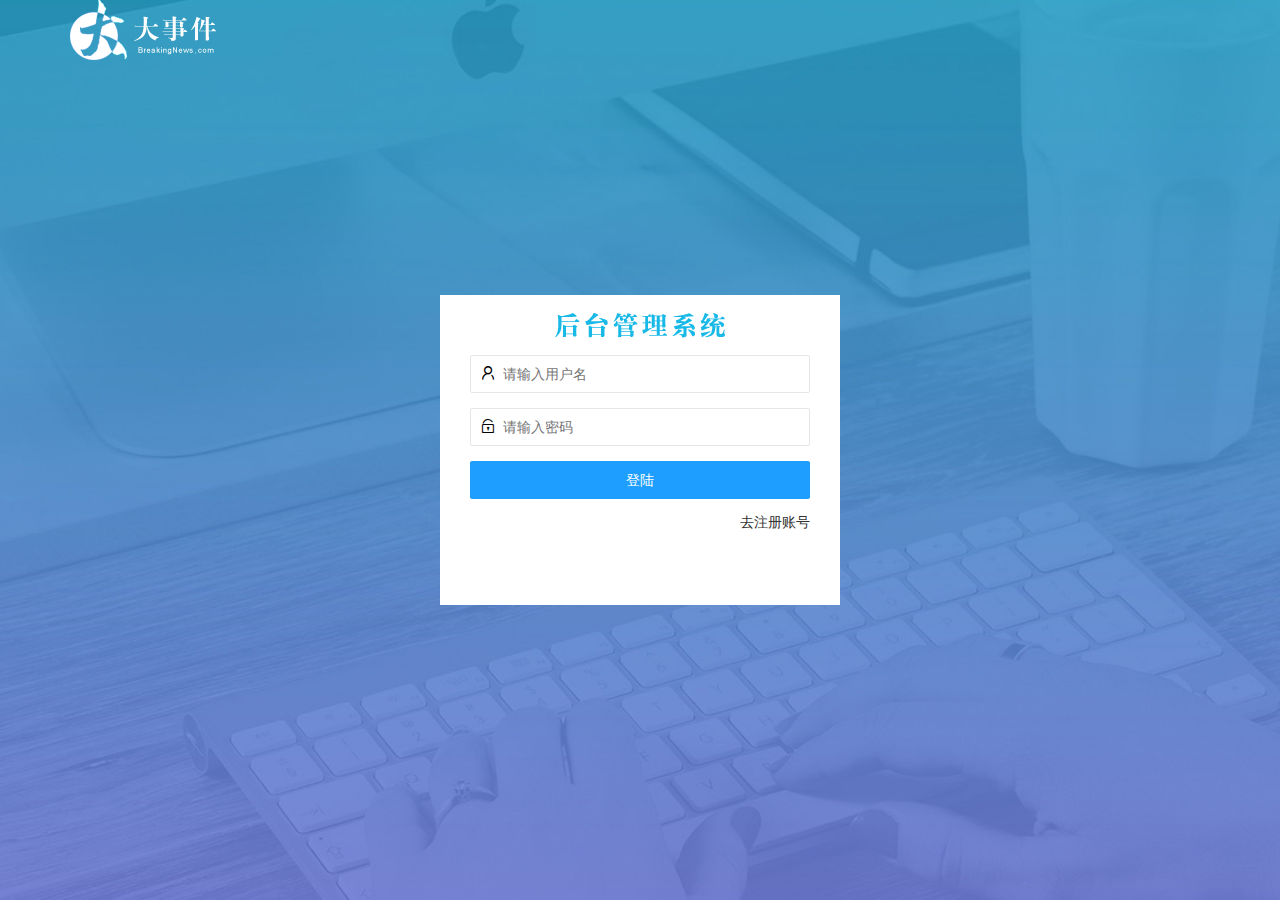
<file: login.html>
<!DOCTYPE html>
<html lang="en">
<head>
    <meta charset="UTF-8">
    <meta http-equiv="X-UA-Compatible" content="IE=edge">
    <meta name="viewport" content="width=device-width, initial-scale=1.0">
    <title>大事件-登陆注册</title>
    <link rel="stylesheet" href="./assets/lib/layui/css/layui.css">
    <link rel="stylesheet" href="./assets/css/login.css">

</head>
<body>
    <!-- 头部logo区域 -->
    <div class="layui-main">
        <img src="./assets/images/logo.png" alt=""/>
    </div>

    <!-- 登陆注册区域 -->
    <div class="loginAndRegBox">
        <div class="title-box"></div>
        <!-- 登陆的div -->
        <div class="login-box">
            <!-- 登陆的表单 -->
            <form class="layui-form" id="form_login">
                <!-- 用户名 -->
                <div class="layui-form-item">
                    <i class="layui-icon layui-icon-username"></i> 
                    <input type="text" name="username" required  lay-verify="required" placeholder="请输入用户名" autocomplete="off" class="layui-input">
                </div>
                <!-- 密码 -->
                <div class="layui-form-item">
                    <i class="layui-icon layui-icon-password"></i> 
                    <input type="password" name="password" required  lay-verify="required|pwd" placeholder="请输入密码" autocomplete="off" class="layui-input">
                </div>
                <!-- 按钮 -->
                <div class="layui-form-item">
                    <!-- 提交按钮和普通按钮的区别是lay-submit属性 -->
                    <button class="layui-btn layui-btn-fluid layui-btn-normal" lay-submit >登陆</button>
                </div>
                <!-- 提交按钮 -->
                <div class="layui-form-item links">
                    <a href="javascript:;" id="link_reg">去注册账号</a>
                </div>
            </form>
        </div>
        <!-- 注册的div -->
        <div class="reg-box">
            <form class="layui-form" id="form-reg">
                <!-- 用户名 -->
                <div class="layui-form-item">
                    <i class="layui-icon layui-icon-username"></i> 
                    <input type="text" name="username" required  lay-verify="required" placeholder="请输入用户名" autocomplete="off" class="layui-input">
                </div>
                <!-- 密码 -->
                <div class="layui-form-item">
                    <i class="layui-icon layui-icon-password"></i> 
                    <input type="password" name="password" required  lay-verify="required|pwd" placeholder="请输入密码" autocomplete="off" class="layui-input">
                </div>
                <!--密码确认  -->
                <div class="layui-form-item">
                    <i class="layui-icon layui-icon-password"></i> 
                    <input type="password" name="repassword" required  lay-verify="required|pwd|repwd" placeholder="再次确认密码" autocomplete="off" class="layui-input">
                </div>
                <!-- 按钮 -->
                <div class="layui-form-item">
                    <!-- 提交按钮和普通按钮的区别是lay-submit属性 -->
                    <button class="layui-btn layui-btn-fluid layui-btn-normal" lay-submit >注册</button>
                </div>
                <!-- 提交按钮 -->
                <div class="layui-form-item links">
                    <a href="javascript:;" id="link_login">去登陆账号</a>
                </div>
            </form>
        </div>
    </div>

    <!-- 导入layui的js文件 -->
    <script src="./assets/lib/layui/layui.all.js"></script>
    <!-- 导入jquery -->
    <script src="./assets/lib/jquery.js"></script>
    <!-- 导入自己封装的ajaxapi -->
    <script src="./assets/js/baseAPI.js"></script>
    <!-- 导入自己的 -->
    <script src="./assets/js/login.js"></script>
</body>
</html>
</file>
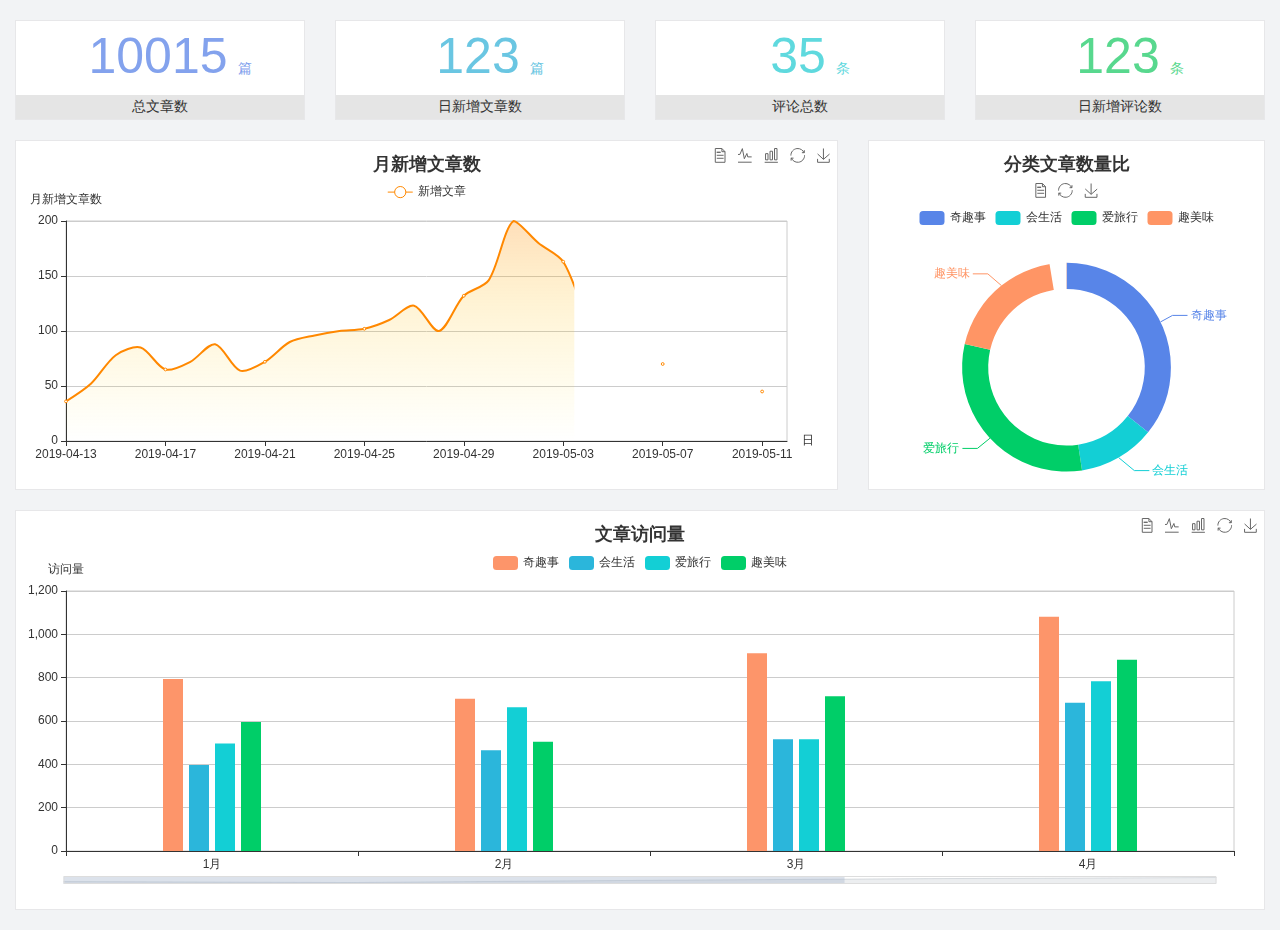
<file: home/dashboard.html>
<!DOCTYPE html>
<html lang="en">

<head>
  <meta charset="UTF-8">
  <meta name="viewport" content="width=device-width, initial-scale=1.0">
  <meta http-equiv="X-UA-Compatible" content="ie=edge">
  <title>图表统计</title>
  <link rel="stylesheet" href="../assets/lib/bootstrap.css" />
  <link rel="stylesheet" href="../assets/lib/main.css" />
  <script src="../assets/lib/jquery.js"></script>
  <script type="text/javascript" src="../assets/lib/echarts.min.js"></script>
</head>

<body>
  <div class="container-fluid">
    <div class="row spannel_list">
      <div class="col-sm-3 col-xs-6">
        <div class="spannel">
          <em>10015</em><span>篇</span>
          <b>总文章数</b>
        </div>
      </div>
      <div class="col-sm-3 col-xs-6">
        <div class="spannel scolor01">
          <em>123</em><span>篇</span>
          <b>日新增文章数</b>
        </div>
      </div>
      <div class="col-sm-3 col-xs-6">
        <div class="spannel scolor02">
          <em>35</em><span>条</span>
          <b>评论总数</b>
        </div>
      </div>
      <div class="col-sm-3 col-xs-6">
        <div class="spannel scolor03">
          <em>123</em><span>条</span>
          <b>日新增评论数</b>
        </div>
      </div>
    </div>
  </div>

  <div class="container-fluid">
    <div class="row curve-pie">
      <div class="col-lg-8 col-md-8">
        <div class="gragh_pannel" id="curve_show"></div>
      </div>
      <div class="col-lg-4 col-md-4">
        <div class="gragh_pannel" id="pie_show"></div>
      </div>
    </div>
  </div>

  <div class="container-fluid">
    <div class="column_pannel" id="column_show"></div>
  </div>

  <script>
    var oChart = echarts.init(document.getElementById('curve_show'));
    var aList_all = [
      { 'count': 36, 'date': '2019-04-13' },
      { 'count': 52, 'date': '2019-04-14' },
      { 'count': 78, 'date': '2019-04-15' },
      { 'count': 85, 'date': '2019-04-16' },
      { 'count': 65, 'date': '2019-04-17' },
      { 'count': 72, 'date': '2019-04-18' },
      { 'count': 88, 'date': '2019-04-19' },
      { 'count': 64, 'date': '2019-04-20' },
      { 'count': 72, 'date': '2019-04-21' },
      { 'count': 90, 'date': '2019-04-22' },
      { 'count': 96, 'date': '2019-04-23' },
      { 'count': 100, 'date': '2019-04-24' },
      { 'count': 102, 'date': '2019-04-25' },
      { 'count': 110, 'date': '2019-04-26' },
      { 'count': 123, 'date': '2019-04-27' },
      { 'count': 100, 'date': '2019-04-28' },
      { 'count': 132, 'date': '2019-04-29' },
      { 'count': 146, 'date': '2019-04-30' },
      { 'count': 200, 'date': '2019-05-01' },
      { 'count': 180, 'date': '2019-05-02' },
      { 'count': 163, 'date': '2019-05-03' },
      { 'count': 110, 'date': '2019-05-04' },
      { 'count': 80, 'date': '2019-05-05' },
      { 'count': 82, 'date': '2019-05-06' },
      { 'count': 70, 'date': '2019-05-07' },
      { 'count': 65, 'date': '2019-05-08' },
      { 'count': 54, 'date': '2019-05-09' },
      { 'count': 40, 'date': '2019-05-10' },
      { 'count': 45, 'date': '2019-05-11' },
      { 'count': 38, 'date': '2019-05-12' },
    ];

    let aCount = [];
    let aDate = [];

    for (var i = 0; i < aList_all.length; i++) {
      aCount.push(aList_all[i].count);
      aDate.push(aList_all[i].date);
    }

    var chartopt = {
      title: {
        text: '月新增文章数',
        left: 'center',
        top: '10'
      },
      tooltip: {
        trigger: 'axis'
      },
      legend: {
        data: ['新增文章'],
        top: '40'
      },
      toolbox: {
        show: true,
        feature: {
          mark: { show: true },
          dataView: { show: true, readOnly: false },
          magicType: { show: true, type: ['line', 'bar'] },
          restore: { show: true },
          saveAsImage: { show: true }
        }
      },
      calculable: true,
      xAxis: [
        {
          name: '日',
          type: 'category',
          boundaryGap: false,
          data: aDate
        }
      ],
      yAxis: [
        {
          name: '月新增文章数',
          type: 'value'
        }
      ],
      series: [
        {
          name: '新增文章',
          type: 'line',
          smooth: true,
          itemStyle: { normal: { areaStyle: { type: 'default' }, color: '#f80' }, lineStyle: { color: '#f80' } },
          data: aCount
        }],
      areaStyle: {
        normal: {
          color: new echarts.graphic.LinearGradient(0, 0, 0, 1, [{
            offset: 0,
            color: 'rgba(255,136,0,0.39)'
          }, {
            offset: .34,
            color: 'rgba(255,180,0,0.25)'
          }, {
            offset: 1,
            color: 'rgba(255,222,0,0.00)'
          }])

        }
      },
      grid: {
        show: true,
        x: 50,
        x2: 50,
        y: 80,
        height: 220
      }
    };

    oChart.setOption(chartopt);


    var oPie = echarts.init(document.getElementById('pie_show'));
    var oPieopt =
    {
      title: {
        top: 10,
        text: '分类文章数量比',
        x: 'center'
      },
      tooltip: {
        trigger: 'item',
        formatter: "{a} <br/>{b} : {c} ({d}%)"
      },
      color: ['#5885e8', '#13cfd5', '#00ce68', '#ff9565'],
      legend: {
        x: 'center',
        top: 65,
        data: ['奇趣事', '会生活', '爱旅行', '趣美味']
      },
      toolbox: {
        show: true,
        x: 'center',
        top: 35,
        feature: {
          mark: { show: true },
          dataView: { show: true, readOnly: false },
          magicType: {
            show: true,
            type: ['pie', 'funnel'],
            option: {
              funnel: {
                x: '25%',
                width: '50%',
                funnelAlign: 'left',
                max: 1548
              }
            }
          },
          restore: { show: true },
          saveAsImage: { show: true }
        }
      },
      calculable: true,
      series: [
        {
          name: '访问来源',
          type: 'pie',
          radius: ['45%', '60%'],
          center: ['50%', '65%'],
          data: [
            { value: 300, name: '奇趣事' },
            { value: 100, name: '会生活' },
            { value: 260, name: '爱旅行' },
            { value: 180, name: '趣美味' }
          ]
        }
      ]
    };
    oPie.setOption(oPieopt);



    var oColumn = this.echarts.init(document.getElementById('column_show'));
    var oColumnopt =
    {
      title: {
        text: '文章访问量',
        left: 'center',
        top: '10'
      },
      tooltip: {
        trigger: 'axis'
      },
      legend: {
        data: ['奇趣事', '会生活', '爱旅行', '趣美味'],
        top: '40'
      },
      toolbox: {
        show: true,
        feature: {
          mark: { show: true },
          dataView: { show: true, readOnly: false },
          magicType: { show: true, type: ['line', 'bar'] },
          restore: { show: true },
          saveAsImage: { show: true }
        }
      },
      calculable: true,
      xAxis: [
        {
          type: 'category',
          data: ['1月', '2月', '3月', '4月', '5月']
        }
      ],
      yAxis: [
        {
          name: '访问量',
          type: 'value'
        }
      ],
      series: [
        {
          name: '奇趣事',
          type: 'bar',
          barWidth: 20,
          itemStyle: {
            normal: { areaStyle: { type: 'default' }, color: '#fd956a' }
          },
          data: [800, 708, 920, 1090, 1200]
        },
        {
          name: '会生活',
          type: 'bar',
          barWidth: 20,
          itemStyle: {
            normal: { areaStyle: { type: 'default' }, color: '#2bb6db' }
          },
          data: [400, 468, 520, 690, 800]
        },
        {
          name: '爱旅行',
          type: 'bar',
          barWidth: 20,
          itemStyle: {
            normal: { areaStyle: { type: 'default' }, color: '#13cfd5' }
          },
          data: [500, 668, 520, 790, 900]
        },
        {
          name: '趣美味',
          type: 'bar',
          barWidth: 20,
          itemStyle: {
            normal: { areaStyle: { type: 'default' }, color: '#00ce68' }
          },
          data: [600, 508, 720, 890, 1000]
        }
      ],
      grid: {
        show: true,
        x: 50,
        x2: 30,
        y: 80,
        height: 260
      },
      dataZoom: [//给x轴设置滚动条
        {
          start: 0,//默认为0
          end: 100 - 1000 / 31,//默认为100
          type: 'slider',
          show: true,
          xAxisIndex: [0],
          handleSize: 0,//滑动条的 左右2个滑动条的大小
          height: 8,//组件高度
          left: 45, //左边的距离
          right: 50,//右边的距离
          bottom: 26,//右边的距离
          handleColor: '#ddd',//h滑动图标的颜色
          handleStyle: {
            borderColor: "#cacaca",
            borderWidth: "1",
            shadowBlur: 2,
            background: "#ddd",
            shadowColor: "#ddd",
          }
        }]
    };
    oColumn.setOption(oColumnopt);
  </script>
</body>

</html>
</file>
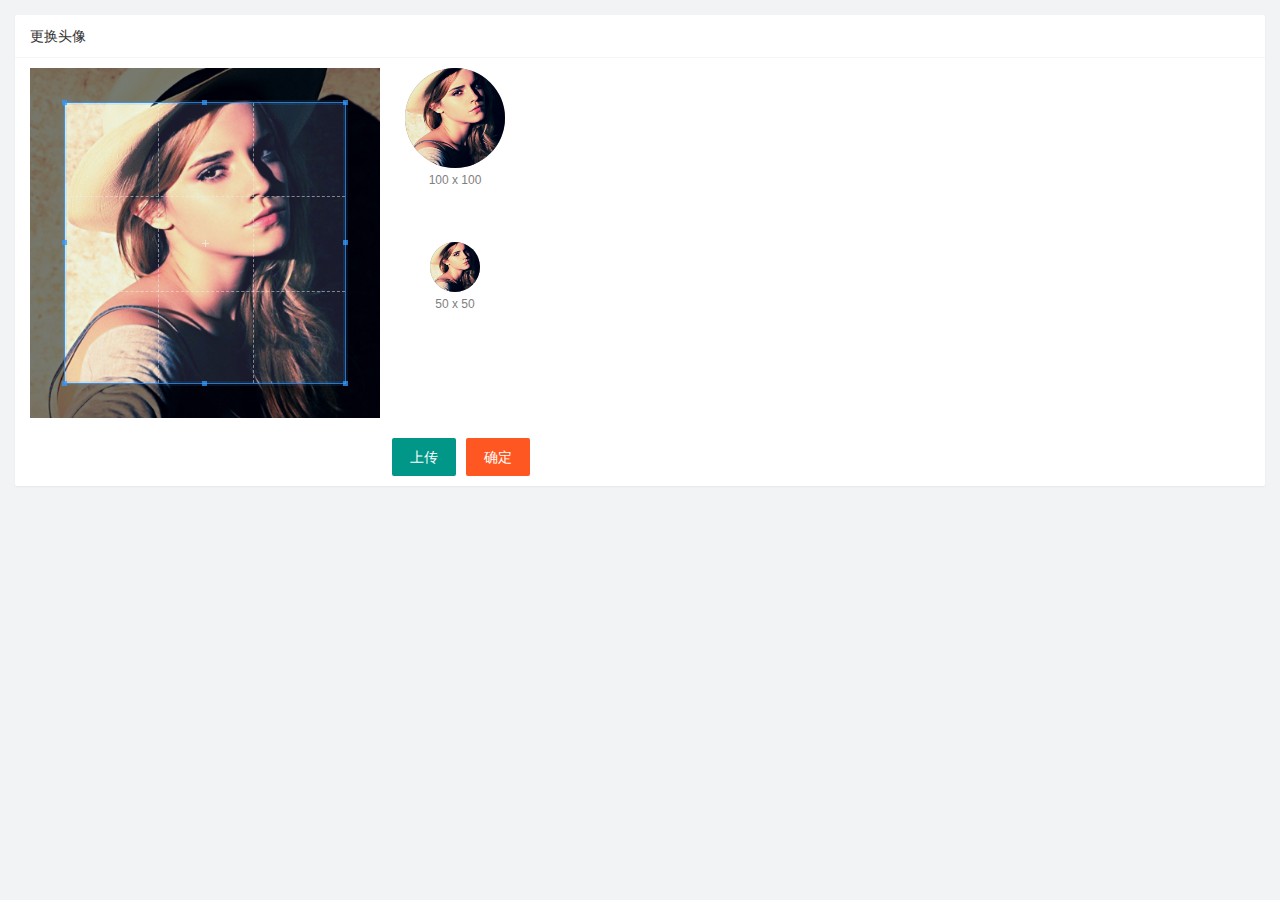
<file: user/user_avatar.html>
<!DOCTYPE html>
<html lang="en">
<head>
    <meta charset="UTF-8">
    <meta http-equiv="X-UA-Compatible" content="IE=edge">
    <meta name="viewport" content="width=device-width, initial-scale=1.0">
    <title>Document</title>
    <link rel="stylesheet" href="../assets/lib/layui/css/layui.css">
    <link rel="stylesheet" href="../assets/lib/cropper/cropper.css">
    <link rel="stylesheet" href="../assets/css/user/user.avatar.css">
</head>
<body>
    <!-- 卡片区域 -->
    <div class="layui-card">
        <div class="layui-card-header">更换头像</div>
        <div class="layui-card-body">
          <!-- 第一行的图片裁剪和预览区域 -->
            <div class="row1">
                <!-- 图片裁剪区域 -->
                <div class="cropper-box">
                <!-- 这个 img 标签很重要，将来会把它初始化为裁剪区域 -->
                <img id="image" src="../assets/images/sample.jpg" />
                </div>
                <!-- 图片的预览区域 -->
                <div class="preview-box">
                <div>
                    <!-- 宽高为 100px 的预览区域 -->
                    <div class="img-preview w100"></div>
                    <p class="size">100 x 100</p>
                </div>
                <div>
                    <!-- 宽高为 50px 的预览区域 -->
                    <div class="img-preview w50"></div>
                    <p class="size">50 x 50</p>
                </div>
                </div>
            </div>

            <!-- 第二行的按钮区域 -->
            <div class="row2">
                <!-- 通过accept属性可以指定允许用户选择什么类型的文件 -->
                <input type="file" id="file" accept="image/png,image/jpeg,image/jpg">
                <button type="button" class="layui-btn" id="btnChooseImage">上传</button>
                <button type="button" class="layui-btn layui-btn-danger" id="btnUpload">确定</button>
            </div>
        </div>
      </div>
    <script src="../assets/lib/layui/layui.all.js"></script>
    <script src="../assets/lib/jquery.js"></script>
    <script src="../assets/lib/cropper/Cropper.js"></script>
    <script src="../assets/lib/cropper/jquery-cropper.js"></script>  
    <script src="../assets/js/baseAPI.js"></script>
    <script src="../assets/js/user/user_avatar.js"></script>
</body>
</html>
</file>
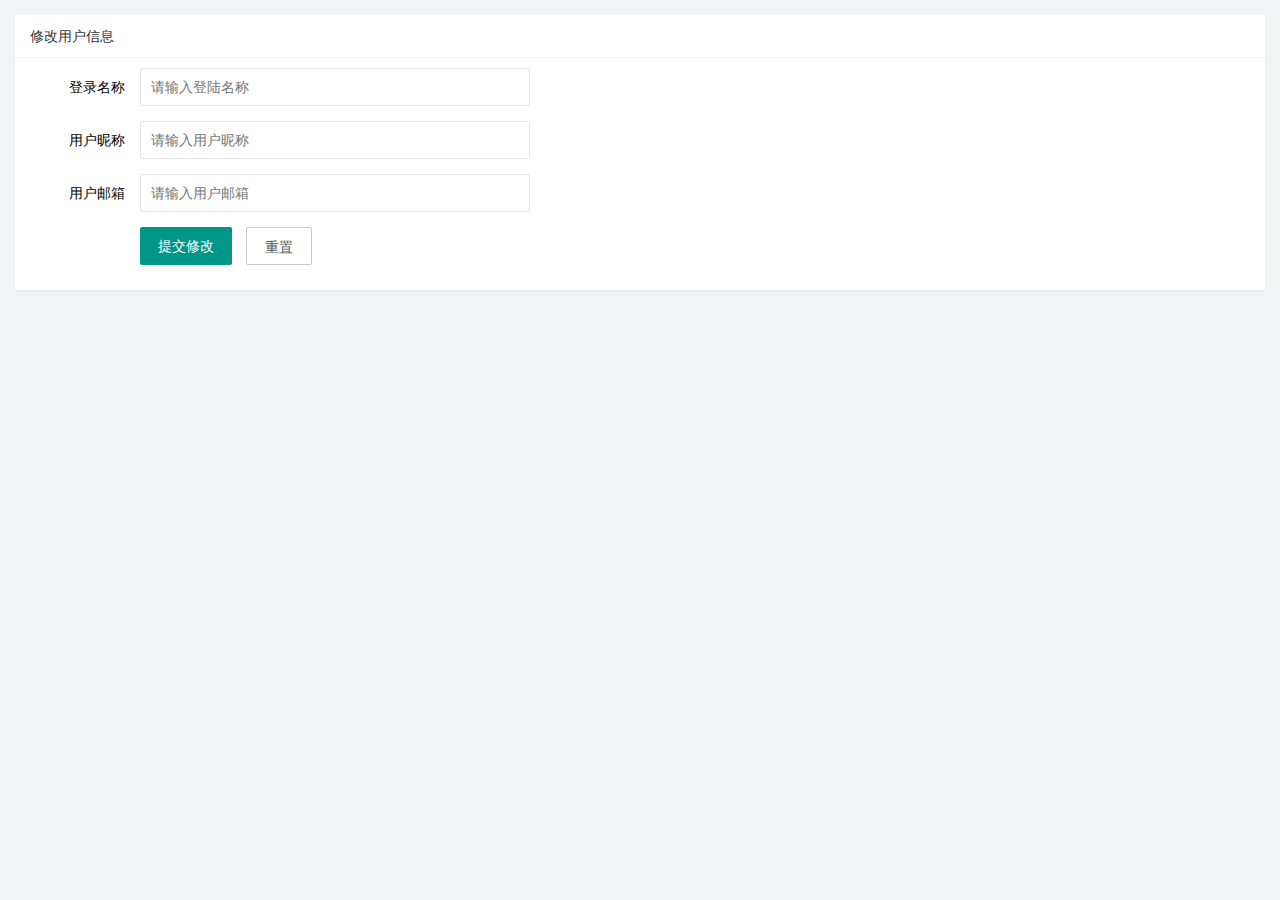
<file: user/user_info.html>
<!DOCTYPE html>
<html lang="en">
<head>
    <meta charset="UTF-8">
    <meta http-equiv="X-UA-Compatible" content="IE=edge">
    <meta name="viewport" content="width=device-width, initial-scale=1.0">
    <title>Document</title>
    <link rel="stylesheet" href="../assets/lib/layui/css/layui.css">
    <link rel="stylesheet" href="../assets/css/user/user_info.css">

</head>
<body>
    <!-- 卡片区域 -->
    <div class="layui-card">
        <div class="layui-card-header">修改用户信息</div>
        <div class="layui-card-body">
          <!-- form表单 -->
            <form class="layui-form" lay-filter="formUserinfo">
                <input type="hidden" name="id" value=''/>
                <div class="layui-form-item">
                    <label class="layui-form-label">登录名称</label>
                    <div class="layui-input-block">
                        <input type="text" name="username" required  lay-verify="required" placeholder="请输入登陆名称" autocomplete="off" class="layui-input" readonly>
                    </div>
                </div>
                <div class="layui-form-item">
                    <label class="layui-form-label">用户昵称</label>
                    <div class="layui-input-block">
                        <input type="text" name="nickname" required  lay-verify="required|nickname" placeholder="请输入用户昵称" autocomplete="off" class="layui-input">
                    </div>
                </div>
                <div class="layui-form-item">
                    <label class="layui-form-label">用户邮箱</label>
                    <div class="layui-input-block">
                        <input type="text" name="email" required  lay-verify="required|email" placeholder="请输入用户邮箱" autocomplete="off" class="layui-input">
                    </div>
                </div>
                <div class="layui-form-item">
                    <div class="layui-input-block">
                      <button class="layui-btn" lay-submit lay-filter="formDemo">提交修改</button>
                      <button type="reset" class="layui-btn layui-btn-primary" id="btnreset">重置</button>
                    </div>
                  </div>
            </form>
        </div>
    </div>
    <script src="../assets/lib/layui/layui.all.js"></script>
    <script src="../assets/lib/jquery.js"></script>
    <script src="../assets/js/baseAPI.js"></script>
    <script src="../assets/js/user/user_info.js"></script>
</body>
</html>
</file>
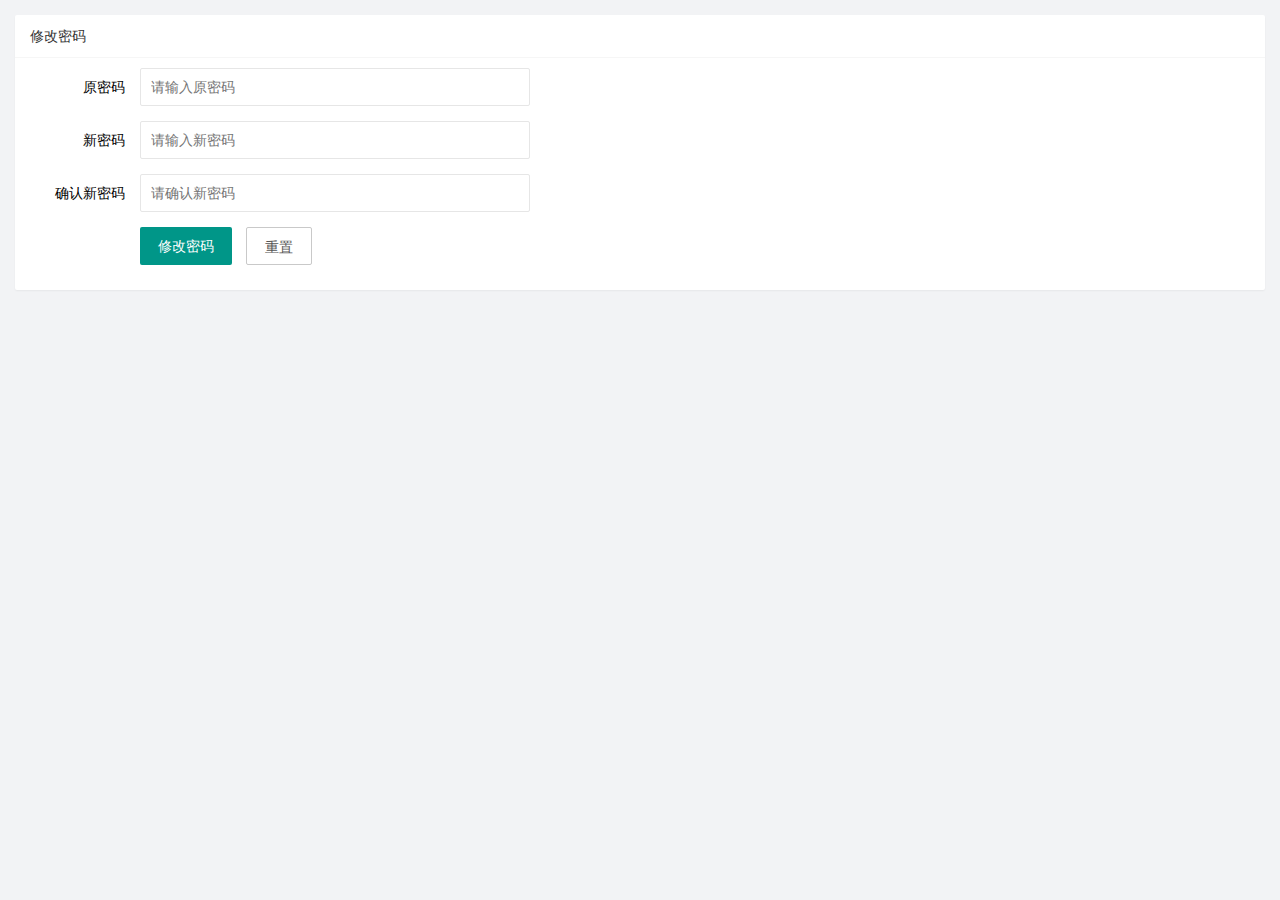
<file: user/user_pwd.html>
<!DOCTYPE html>
<html lang="en">
<head>
    <meta charset="UTF-8">
    <meta http-equiv="X-UA-Compatible" content="IE=edge">
    <meta name="viewport" content="width=device-width, initial-scale=1.0">
    <title>Document</title>
    <link rel="stylesheet" href="../assets/lib/layui/css/layui.css">
    <link rel="stylesheet" href="../assets/css/user/user_pwd.css">
</head>
<body>
    <!-- 卡片区域 -->
    <div class="layui-card">
        <div class="layui-card-header">修改密码</div>
        <div class="layui-card-body">

            <form class="layui-form" >
                <div class="layui-form-item">
                  <label class="layui-form-label">原密码</label>
                  <div class="layui-input-block">
                    <input type="password" name="oldPwd" required  lay-verify="required|pwd" placeholder="请输入原密码" autocomplete="off" class="layui-input">
                  </div>
                </div>

                <div class="layui-form-item">
                    <label class="layui-form-label">新密码</label>
                    <div class="layui-input-block">
                      <input type="password" name="newPwd" required  lay-verify="required|pwd|samPwd" placeholder="请输入新密码" autocomplete="off" class="layui-input">
                    </div>
                  </div>

                  <div class="layui-form-item">
                    <label class="layui-form-label">确认新密码</label>
                    <div class="layui-input-block">
                      <input type="password" name="rePwd" required  lay-verify="required|pwd|rePwd" placeholder="请确认新密码" autocomplete="off" class="layui-input">
                    </div>
                  </div>

                  <div class="layui-form-item">
                    <div class="layui-input-block">
                      <button class="layui-btn" lay-submit lay-filter="formDemo">修改密码</button>
                      <button type="reset" class="layui-btn layui-btn-primary">重置</button>
                    </div>
                  </div>
            </form>

        </div>
      </div>

      <script src="../assets/lib/layui/layui.all.js"></script>
      <script src="../assets/lib/jquery.js"></script>
      <script src="../assets/js/baseAPI.js"></script>
      <script src="../assets/js/user/user_pwd.js"></script>
</body>
</html>
</file>
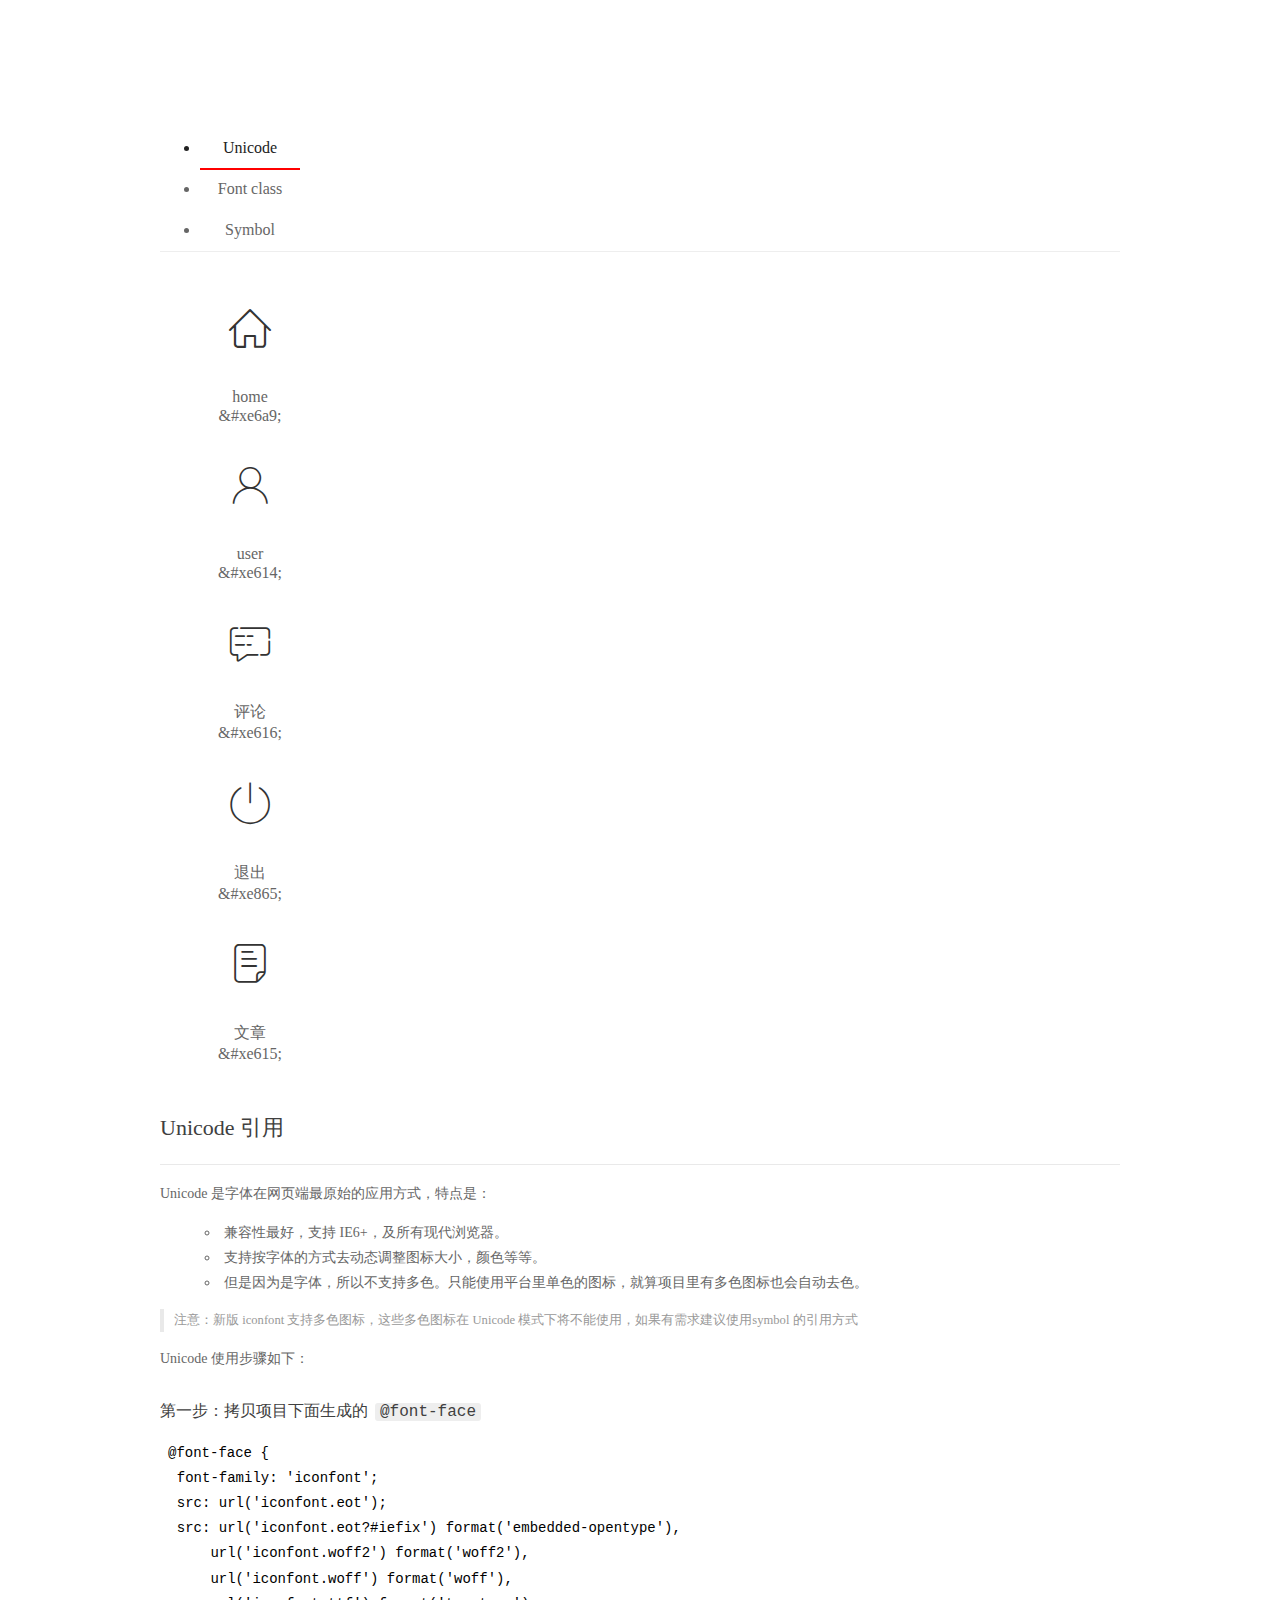
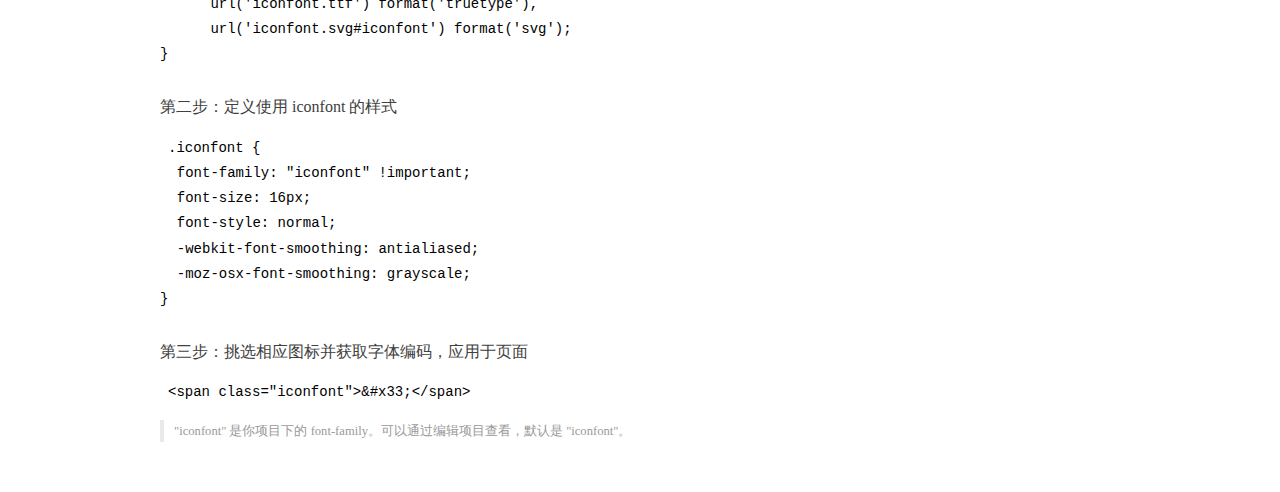
<file: assets/fonts/demo_index.html>
<!DOCTYPE html>
<html>
<head>
  <meta charset="utf-8"/>
  <title>IconFont Demo</title>
  <link rel="shortcut icon" href="https://gtms04.alicdn.com/tps/i4/TB1_oz6GVXXXXaFXpXXJDFnIXXX-64-64.ico" type="image/x-icon"/>
  <link rel="stylesheet" href="https://g.alicdn.com/thx/cube/1.3.2/cube.min.css">
  <link rel="stylesheet" href="demo.css">
  <link rel="stylesheet" href="iconfont.css">
  <script src="iconfont.js"></script>
  <!-- jQuery -->
  <script src="https://a1.alicdn.com/oss/uploads/2018/12/26/7bfddb60-08e8-11e9-9b04-53e73bb6408b.js"></script>
  <!-- 代码高亮 -->
  <script src="https://a1.alicdn.com/oss/uploads/2018/12/26/a3f714d0-08e6-11e9-8a15-ebf944d7534c.js"></script>
</head>
<body>
  <div class="main">
    <h1 class="logo"><a href="https://www.iconfont.cn/" title="iconfont 首页" target="_blank">&#xe86b;</a></h1>
    <div class="nav-tabs">
      <ul id="tabs" class="dib-box">
        <li class="dib active"><span>Unicode</span></li>
        <li class="dib"><span>Font class</span></li>
        <li class="dib"><span>Symbol</span></li>
      </ul>
      
    </div>
    <div class="tab-container">
      <div class="content unicode" style="display: block;">
          <ul class="icon_lists dib-box">
          
            <li class="dib">
              <span class="icon iconfont">&#xe6a9;</span>
                <div class="name">home</div>
                <div class="code-name">&amp;#xe6a9;</div>
              </li>
          
            <li class="dib">
              <span class="icon iconfont">&#xe614;</span>
                <div class="name">user</div>
                <div class="code-name">&amp;#xe614;</div>
              </li>
          
            <li class="dib">
              <span class="icon iconfont">&#xe616;</span>
                <div class="name">评论</div>
                <div class="code-name">&amp;#xe616;</div>
              </li>
          
            <li class="dib">
              <span class="icon iconfont">&#xe865;</span>
                <div class="name">退出</div>
                <div class="code-name">&amp;#xe865;</div>
              </li>
          
            <li class="dib">
              <span class="icon iconfont">&#xe615;</span>
                <div class="name">文章</div>
                <div class="code-name">&amp;#xe615;</div>
              </li>
          
          </ul>
          <div class="article markdown">
          <h2 id="unicode-">Unicode 引用</h2>
          <hr>

          <p>Unicode 是字体在网页端最原始的应用方式，特点是：</p>
          <ul>
            <li>兼容性最好，支持 IE6+，及所有现代浏览器。</li>
            <li>支持按字体的方式去动态调整图标大小，颜色等等。</li>
            <li>但是因为是字体，所以不支持多色。只能使用平台里单色的图标，就算项目里有多色图标也会自动去色。</li>
          </ul>
          <blockquote>
            <p>注意：新版 iconfont 支持多色图标，这些多色图标在 Unicode 模式下将不能使用，如果有需求建议使用symbol 的引用方式</p>
          </blockquote>
          <p>Unicode 使用步骤如下：</p>
          <h3 id="-font-face">第一步：拷贝项目下面生成的 <code>@font-face</code></h3>
<pre><code class="language-css"
>@font-face {
  font-family: 'iconfont';
  src: url('iconfont.eot');
  src: url('iconfont.eot?#iefix') format('embedded-opentype'),
      url('iconfont.woff2') format('woff2'),
      url('iconfont.woff') format('woff'),
      url('iconfont.ttf') format('truetype'),
      url('iconfont.svg#iconfont') format('svg');
}
</code></pre>
          <h3 id="-iconfont-">第二步：定义使用 iconfont 的样式</h3>
<pre><code class="language-css"
>.iconfont {
  font-family: "iconfont" !important;
  font-size: 16px;
  font-style: normal;
  -webkit-font-smoothing: antialiased;
  -moz-osx-font-smoothing: grayscale;
}
</code></pre>
          <h3 id="-">第三步：挑选相应图标并获取字体编码，应用于页面</h3>
<pre>
<code class="language-html"
>&lt;span class="iconfont"&gt;&amp;#x33;&lt;/span&gt;
</code></pre>
          <blockquote>
            <p>"iconfont" 是你项目下的 font-family。可以通过编辑项目查看，默认是 "iconfont"。</p>
          </blockquote>
          </div>
      </div>
      <div class="content font-class">
        <ul class="icon_lists dib-box">
          
          <li class="dib">
            <span class="icon iconfont icon-home"></span>
            <div class="name">
              home
            </div>
            <div class="code-name">.icon-home
            </div>
          </li>
          
          <li class="dib">
            <span class="icon iconfont icon-user"></span>
            <div class="name">
              user
            </div>
            <div class="code-name">.icon-user
            </div>
          </li>
          
          <li class="dib">
            <span class="icon iconfont icon-pinglun"></span>
            <div class="name">
              评论
            </div>
            <div class="code-name">.icon-pinglun
            </div>
          </li>
          
          <li class="dib">
            <span class="icon iconfont icon-tuichu"></span>
            <div class="name">
              退出
            </div>
            <div class="code-name">.icon-tuichu
            </div>
          </li>
          
          <li class="dib">
            <span class="icon iconfont icon-16"></span>
            <div class="name">
              文章
            </div>
            <div class="code-name">.icon-16
            </div>
          </li>
          
        </ul>
        <div class="article markdown">
        <h2 id="font-class-">font-class 引用</h2>
        <hr>

        <p>font-class 是 Unicode 使用方式的一种变种，主要是解决 Unicode 书写不直观，语意不明确的问题。</p>
        <p>与 Unicode 使用方式相比，具有如下特点：</p>
        <ul>
          <li>兼容性良好，支持 IE8+，及所有现代浏览器。</li>
          <li>相比于 Unicode 语意明确，书写更直观。可以很容易分辨这个 icon 是什么。</li>
          <li>因为使用 class 来定义图标，所以当要替换图标时，只需要修改 class 里面的 Unicode 引用。</li>
          <li>不过因为本质上还是使用的字体，所以多色图标还是不支持的。</li>
        </ul>
        <p>使用步骤如下：</p>
        <h3 id="-fontclass-">第一步：引入项目下面生成的 fontclass 代码：</h3>
<pre><code class="language-html">&lt;link rel="stylesheet" href="./iconfont.css"&gt;
</code></pre>
        <h3 id="-">第二步：挑选相应图标并获取类名，应用于页面：</h3>
<pre><code class="language-html">&lt;span class="iconfont icon-xxx"&gt;&lt;/span&gt;
</code></pre>
        <blockquote>
          <p>"
            iconfont" 是你项目下的 font-family。可以通过编辑项目查看，默认是 "iconfont"。</p>
        </blockquote>
      </div>
      </div>
      <div class="content symbol">
          <ul class="icon_lists dib-box">
          
            <li class="dib">
                <svg class="icon svg-icon" aria-hidden="true">
                  <use xlink:href="#icon-home"></use>
                </svg>
                <div class="name">home</div>
                <div class="code-name">#icon-home</div>
            </li>
          
            <li class="dib">
                <svg class="icon svg-icon" aria-hidden="true">
                  <use xlink:href="#icon-user"></use>
                </svg>
                <div class="name">user</div>
                <div class="code-name">#icon-user</div>
            </li>
          
            <li class="dib">
                <svg class="icon svg-icon" aria-hidden="true">
                  <use xlink:href="#icon-pinglun"></use>
                </svg>
                <div class="name">评论</div>
                <div class="code-name">#icon-pinglun</div>
            </li>
          
            <li class="dib">
                <svg class="icon svg-icon" aria-hidden="true">
                  <use xlink:href="#icon-tuichu"></use>
                </svg>
                <div class="name">退出</div>
                <div class="code-name">#icon-tuichu</div>
            </li>
          
            <li class="dib">
                <svg class="icon svg-icon" aria-hidden="true">
                  <use xlink:href="#icon-16"></use>
                </svg>
                <div class="name">文章</div>
                <div class="code-name">#icon-16</div>
            </li>
          
          </ul>
          <div class="article markdown">
          <h2 id="symbol-">Symbol 引用</h2>
          <hr>

          <p>这是一种全新的使用方式，应该说这才是未来的主流，也是平台目前推荐的用法。相关介绍可以参考这篇<a href="">文章</a>
            这种用法其实是做了一个 SVG 的集合，与另外两种相比具有如下特点：</p>
          <ul>
            <li>支持多色图标了，不再受单色限制。</li>
            <li>通过一些技巧，支持像字体那样，通过 <code>font-size</code>, <code>color</code> 来调整样式。</li>
            <li>兼容性较差，支持 IE9+，及现代浏览器。</li>
            <li>浏览器渲染 SVG 的性能一般，还不如 png。</li>
          </ul>
          <p>使用步骤如下：</p>
          <h3 id="-symbol-">第一步：引入项目下面生成的 symbol 代码：</h3>
<pre><code class="language-html">&lt;script src="./iconfont.js"&gt;&lt;/script&gt;
</code></pre>
          <h3 id="-css-">第二步：加入通用 CSS 代码（引入一次就行）：</h3>
<pre><code class="language-html">&lt;style&gt;
.icon {
  width: 1em;
  height: 1em;
  vertical-align: -0.15em;
  fill: currentColor;
  overflow: hidden;
}
&lt;/style&gt;
</code></pre>
          <h3 id="-">第三步：挑选相应图标并获取类名，应用于页面：</h3>
<pre><code class="language-html">&lt;svg class="icon" aria-hidden="true"&gt;
  &lt;use xlink:href="#icon-xxx"&gt;&lt;/use&gt;
&lt;/svg&gt;
</code></pre>
          </div>
      </div>

    </div>
  </div>
  <script>
  $(document).ready(function () {
      $('.tab-container .content:first').show()

      $('#tabs li').click(function (e) {
        var tabContent = $('.tab-container .content')
        var index = $(this).index()

        if ($(this).hasClass('active')) {
          return
        } else {
          $('#tabs li').removeClass('active')
          $(this).addClass('active')

          tabContent.hide().eq(index).fadeIn()
        }
      })
    })
  </script>
</body>
</html>
</file>
<file: assets/lib/layui/css/layui.css>
/** layui-v2.5.5 MIT License By https://www.layui.com */
 .layui-inline,img{display:inline-block;vertical-align:middle}h1,h2,h3,h4,h5,h6{font-weight:400}.layui-edge,.layui-header,.layui-inline,.layui-main{position:relative}.layui-body,.layui-edge,.layui-elip{overflow:hidden}.layui-btn,.layui-edge,.layui-inline,img{vertical-align:middle}.layui-btn,.layui-disabled,.layui-icon,.layui-unselect{-moz-user-select:none;-webkit-user-select:none;-ms-user-select:none}.layui-elip,.layui-form-checkbox span,.layui-form-pane .layui-form-label{text-overflow:ellipsis;white-space:nowrap}.layui-breadcrumb,.layui-tree-btnGroup{visibility:hidden}blockquote,body,button,dd,div,dl,dt,form,h1,h2,h3,h4,h5,h6,input,li,ol,p,pre,td,textarea,th,ul{margin:0;padding:0;-webkit-tap-highlight-color:rgba(0,0,0,0)}a:active,a:hover{outline:0}img{border:none}li{list-style:none}table{border-collapse:collapse;border-spacing:0}h4,h5,h6{font-size:100%}button,input,optgroup,option,select,textarea{font-family:inherit;font-size:inherit;font-style:inherit;font-weight:inherit;outline:0}pre{white-space:pre-wrap;white-space:-moz-pre-wrap;white-space:-pre-wrap;white-space:-o-pre-wrap;word-wrap:break-word}body{line-height:24px;font:14px Helvetica Neue,Helvetica,PingFang SC,Tahoma,Arial,sans-serif}hr{height:1px;margin:10px 0;border:0;clear:both}a{color:#333;text-decoration:none}a:hover{color:#777}a cite{font-style:normal;*cursor:pointer}.layui-border-box,.layui-border-box *{box-sizing:border-box}.layui-box,.layui-box *{box-sizing:content-box}.layui-clear{clear:both;*zoom:1}.layui-clear:after{content:'\20';clear:both;*zoom:1;display:block;height:0}.layui-inline{*display:inline;*zoom:1}.layui-edge{display:inline-block;width:0;height:0;border-width:6px;border-style:dashed;border-color:transparent}.layui-edge-top{top:-4px;border-bottom-color:#999;border-bottom-style:solid}.layui-edge-right{border-left-color:#999;border-left-style:solid}.layui-edge-bottom{top:2px;border-top-color:#999;border-top-style:solid}.layui-edge-left{border-right-color:#999;border-right-style:solid}.layui-disabled,.layui-disabled:hover{color:#d2d2d2!important;cursor:not-allowed!important}.layui-circle{border-radius:100%}.layui-show{display:block!important}.layui-hide{display:none!important}@font-face{font-family:layui-icon;src:url(../font/iconfont.eot?v=250);src:url(../font/iconfont.eot?v=250#iefix) format('embedded-opentype'),url(../font/iconfont.woff2?v=250) format('woff2'),url(../font/iconfont.woff?v=250) format('woff'),url(../font/iconfont.ttf?v=250) format('truetype'),url(../font/iconfont.svg?v=250#layui-icon) format('svg')}.layui-icon{font-family:layui-icon!important;font-size:16px;font-style:normal;-webkit-font-smoothing:antialiased;-moz-osx-font-smoothing:grayscale}.layui-icon-reply-fill:before{content:"\e611"}.layui-icon-set-fill:before{content:"\e614"}.layui-icon-menu-fill:before{content:"\e60f"}.layui-icon-search:before{content:"\e615"}.layui-icon-share:before{content:"\e641"}.layui-icon-set-sm:before{content:"\e620"}.layui-icon-engine:before{content:"\e628"}.layui-icon-close:before{content:"\1006"}.layui-icon-close-fill:before{content:"\1007"}.layui-icon-chart-screen:before{content:"\e629"}.layui-icon-star:before{content:"\e600"}.layui-icon-circle-dot:before{content:"\e617"}.layui-icon-chat:before{content:"\e606"}.layui-icon-release:before{content:"\e609"}.layui-icon-list:before{content:"\e60a"}.layui-icon-chart:before{content:"\e62c"}.layui-icon-ok-circle:before{content:"\1005"}.layui-icon-layim-theme:before{content:"\e61b"}.layui-icon-table:before{content:"\e62d"}.layui-icon-right:before{content:"\e602"}.layui-icon-left:before{content:"\e603"}.layui-icon-cart-simple:before{content:"\e698"}.layui-icon-face-cry:before{content:"\e69c"}.layui-icon-face-smile:before{content:"\e6af"}.layui-icon-survey:before{content:"\e6b2"}.layui-icon-tree:before{content:"\e62e"}.layui-icon-upload-circle:before{content:"\e62f"}.layui-icon-add-circle:before{content:"\e61f"}.layui-icon-download-circle:before{content:"\e601"}.layui-icon-templeate-1:before{content:"\e630"}.layui-icon-util:before{content:"\e631"}.layui-icon-face-surprised:before{content:"\e664"}.layui-icon-edit:before{content:"\e642"}.layui-icon-speaker:before{content:"\e645"}.layui-icon-down:before{content:"\e61a"}.layui-icon-file:before{content:"\e621"}.layui-icon-layouts:before{content:"\e632"}.layui-icon-rate-half:before{content:"\e6c9"}.layui-icon-add-circle-fine:before{content:"\e608"}.layui-icon-prev-circle:before{content:"\e633"}.layui-icon-read:before{content:"\e705"}.layui-icon-404:before{content:"\e61c"}.layui-icon-carousel:before{content:"\e634"}.layui-icon-help:before{content:"\e607"}.layui-icon-code-circle:before{content:"\e635"}.layui-icon-water:before{content:"\e636"}.layui-icon-username:before{content:"\e66f"}.layui-icon-find-fill:before{content:"\e670"}.layui-icon-about:before{content:"\e60b"}.layui-icon-location:before{content:"\e715"}.layui-icon-up:before{content:"\e619"}.layui-icon-pause:before{content:"\e651"}.layui-icon-date:before{content:"\e637"}.layui-icon-layim-uploadfile:before{content:"\e61d"}.layui-icon-delete:before{content:"\e640"}.layui-icon-play:before{content:"\e652"}.layui-icon-top:before{content:"\e604"}.layui-icon-friends:before{content:"\e612"}.layui-icon-refresh-3:before{content:"\e9aa"}.layui-icon-ok:before{content:"\e605"}.layui-icon-layer:before{content:"\e638"}.layui-icon-face-smile-fine:before{content:"\e60c"}.layui-icon-dollar:before{content:"\e659"}.layui-icon-group:before{content:"\e613"}.layui-icon-layim-download:before{content:"\e61e"}.layui-icon-picture-fine:before{content:"\e60d"}.layui-icon-link:before{content:"\e64c"}.layui-icon-diamond:before{content:"\e735"}.layui-icon-log:before{content:"\e60e"}.layui-icon-rate-solid:before{content:"\e67a"}.layui-icon-fonts-del:before{content:"\e64f"}.layui-icon-unlink:before{content:"\e64d"}.layui-icon-fonts-clear:before{content:"\e639"}.layui-icon-triangle-r:before{content:"\e623"}.layui-icon-circle:before{content:"\e63f"}.layui-icon-radio:before{content:"\e643"}.layui-icon-align-center:before{content:"\e647"}.layui-icon-align-right:before{content:"\e648"}.layui-icon-align-left:before{content:"\e649"}.layui-icon-loading-1:before{content:"\e63e"}.layui-icon-return:before{content:"\e65c"}.layui-icon-fonts-strong:before{content:"\e62b"}.layui-icon-upload:before{content:"\e67c"}.layui-icon-dialogue:before{content:"\e63a"}.layui-icon-video:before{content:"\e6ed"}.layui-icon-headset:before{content:"\e6fc"}.layui-icon-cellphone-fine:before{content:"\e63b"}.layui-icon-add-1:before{content:"\e654"}.layui-icon-face-smile-b:before{content:"\e650"}.layui-icon-fonts-html:before{content:"\e64b"}.layui-icon-form:before{content:"\e63c"}.layui-icon-cart:before{content:"\e657"}.layui-icon-camera-fill:before{content:"\e65d"}.layui-icon-tabs:before{content:"\e62a"}.layui-icon-fonts-code:before{content:"\e64e"}.layui-icon-fire:before{content:"\e756"}.layui-icon-set:before{content:"\e716"}.layui-icon-fonts-u:before{content:"\e646"}.layui-icon-triangle-d:before{content:"\e625"}.layui-icon-tips:before{content:"\e702"}.layui-icon-picture:before{content:"\e64a"}.layui-icon-more-vertical:before{content:"\e671"}.layui-icon-flag:before{content:"\e66c"}.layui-icon-loading:before{content:"\e63d"}.layui-icon-fonts-i:before{content:"\e644"}.layui-icon-refresh-1:before{content:"\e666"}.layui-icon-rmb:before{content:"\e65e"}.layui-icon-home:before{content:"\e68e"}.layui-icon-user:before{content:"\e770"}.layui-icon-notice:before{content:"\e667"}.layui-icon-login-weibo:before{content:"\e675"}.layui-icon-voice:before{content:"\e688"}.layui-icon-upload-drag:before{content:"\e681"}.layui-icon-login-qq:before{content:"\e676"}.layui-icon-snowflake:before{content:"\e6b1"}.layui-icon-file-b:before{content:"\e655"}.layui-icon-template:before{content:"\e663"}.layui-icon-auz:before{content:"\e672"}.layui-icon-console:before{content:"\e665"}.layui-icon-app:before{content:"\e653"}.layui-icon-prev:before{content:"\e65a"}.layui-icon-website:before{content:"\e7ae"}.layui-icon-next:before{content:"\e65b"}.layui-icon-component:before{content:"\e857"}.layui-icon-more:before{content:"\e65f"}.layui-icon-login-wechat:before{content:"\e677"}.layui-icon-shrink-right:before{content:"\e668"}.layui-icon-spread-left:before{content:"\e66b"}.layui-icon-camera:before{content:"\e660"}.layui-icon-note:before{content:"\e66e"}.layui-icon-refresh:before{content:"\e669"}.layui-icon-female:before{content:"\e661"}.layui-icon-male:before{content:"\e662"}.layui-icon-password:before{content:"\e673"}.layui-icon-senior:before{content:"\e674"}.layui-icon-theme:before{content:"\e66a"}.layui-icon-tread:before{content:"\e6c5"}.layui-icon-praise:before{content:"\e6c6"}.layui-icon-star-fill:before{content:"\e658"}.layui-icon-rate:before{content:"\e67b"}.layui-icon-template-1:before{content:"\e656"}.layui-icon-vercode:before{content:"\e679"}.layui-icon-cellphone:before{content:"\e678"}.layui-icon-screen-full:before{content:"\e622"}.layui-icon-screen-restore:before{content:"\e758"}.layui-icon-cols:before{content:"\e610"}.layui-icon-export:before{content:"\e67d"}.layui-icon-print:before{content:"\e66d"}.layui-icon-slider:before{content:"\e714"}.layui-icon-addition:before{content:"\e624"}.layui-icon-subtraction:before{content:"\e67e"}.layui-icon-service:before{content:"\e626"}.layui-icon-transfer:before{content:"\e691"}.layui-main{width:1140px;margin:0 auto}.layui-header{z-index:1000;height:60px}.layui-header a:hover{transition:all .5s;-webkit-transition:all .5s}.layui-side{position:fixed;left:0;top:0;bottom:0;z-index:999;width:200px;overflow-x:hidden}.layui-side-scroll{position:relative;width:220px;height:100%;overflow-x:hidden}.layui-body{position:absolute;left:200px;right:0;top:0;bottom:0;z-index:998;width:auto;overflow-y:auto;box-sizing:border-box}.layui-layout-body{overflow:hidden}.layui-layout-admin .layui-header{background-color:#23262E}.layui-layout-admin .layui-side{top:60px;width:200px;overflow-x:hidden}.layui-layout-admin .layui-body{position:fixed;top:60px;bottom:44px}.layui-layout-admin .layui-main{width:auto;margin:0 15px}.layui-layout-admin .layui-footer{position:fixed;left:200px;right:0;bottom:0;height:44px;line-height:44px;padding:0 15px;background-color:#eee}.layui-layout-admin .layui-logo{position:absolute;left:0;top:0;width:200px;height:100%;line-height:60px;text-align:center;color:#009688;font-size:16px}.layui-layout-admin .layui-header .layui-nav{background:0 0}.layui-layout-left{position:absolute!important;left:200px;top:0}.layui-layout-right{position:absolute!important;right:0;top:0}.layui-container{position:relative;margin:0 auto;padding:0 15px;box-sizing:border-box}.layui-fluid{position:relative;margin:0 auto;padding:0 15px}.layui-row:after,.layui-row:before{content:'';display:block;clear:both}.layui-col-lg1,.layui-col-lg10,.layui-col-lg11,.layui-col-lg12,.layui-col-lg2,.layui-col-lg3,.layui-col-lg4,.layui-col-lg5,.layui-col-lg6,.layui-col-lg7,.layui-col-lg8,.layui-col-lg9,.layui-col-md1,.layui-col-md10,.layui-col-md11,.layui-col-md12,.layui-col-md2,.layui-col-md3,.layui-col-md4,.layui-col-md5,.layui-col-md6,.layui-col-md7,.layui-col-md8,.layui-col-md9,.layui-col-sm1,.layui-col-sm10,.layui-col-sm11,.layui-col-sm12,.layui-col-sm2,.layui-col-sm3,.layui-col-sm4,.layui-col-sm5,.layui-col-sm6,.layui-col-sm7,.layui-col-sm8,.layui-col-sm9,.layui-col-xs1,.layui-col-xs10,.layui-col-xs11,.layui-col-xs12,.layui-col-xs2,.layui-col-xs3,.layui-col-xs4,.layui-col-xs5,.layui-col-xs6,.layui-col-xs7,.layui-col-xs8,.layui-col-xs9{position:relative;display:block;box-sizing:border-box}.layui-col-xs1,.layui-col-xs10,.layui-col-xs11,.layui-col-xs12,.layui-col-xs2,.layui-col-xs3,.layui-col-xs4,.layui-col-xs5,.layui-col-xs6,.layui-col-xs7,.layui-col-xs8,.layui-col-xs9{float:left}.layui-col-xs1{width:8.33333333%}.layui-col-xs2{width:16.66666667%}.layui-col-xs3{width:25%}.layui-col-xs4{width:33.33333333%}.layui-col-xs5{width:41.66666667%}.layui-col-xs6{width:50%}.layui-col-xs7{width:58.33333333%}.layui-col-xs8{width:66.66666667%}.layui-col-xs9{width:75%}.layui-col-xs10{width:83.33333333%}.layui-col-xs11{width:91.66666667%}.layui-col-xs12{width:100%}.layui-col-xs-offset1{margin-left:8.33333333%}.layui-col-xs-offset2{margin-left:16.66666667%}.layui-col-xs-offset3{margin-left:25%}.layui-col-xs-offset4{margin-left:33.33333333%}.layui-col-xs-offset5{margin-left:41.66666667%}.layui-col-xs-offset6{margin-left:50%}.layui-col-xs-offset7{margin-left:58.33333333%}.layui-col-xs-offset8{margin-left:66.66666667%}.layui-col-xs-offset9{margin-left:75%}.layui-col-xs-offset10{margin-left:83.33333333%}.layui-col-xs-offset11{margin-left:91.66666667%}.layui-col-xs-offset12{margin-left:100%}@media screen and (max-width:768px){.layui-hide-xs{display:none!important}.layui-show-xs-block{display:block!important}.layui-show-xs-inline{display:inline!important}.layui-show-xs-inline-block{display:inline-block!important}}@media screen and (min-width:768px){.layui-container{width:750px}.layui-hide-sm{display:none!important}.layui-show-sm-block{display:block!important}.layui-show-sm-inline{display:inline!important}.layui-show-sm-inline-block{display:inline-block!important}.layui-col-sm1,.layui-col-sm10,.layui-col-sm11,.layui-col-sm12,.layui-col-sm2,.layui-col-sm3,.layui-col-sm4,.layui-col-sm5,.layui-col-sm6,.layui-col-sm7,.layui-col-sm8,.layui-col-sm9{float:left}.layui-col-sm1{width:8.33333333%}.layui-col-sm2{width:16.66666667%}.layui-col-sm3{width:25%}.layui-col-sm4{width:33.33333333%}.layui-col-sm5{width:41.66666667%}.layui-col-sm6{width:50%}.layui-col-sm7{width:58.33333333%}.layui-col-sm8{width:66.66666667%}.layui-col-sm9{width:75%}.layui-col-sm10{width:83.33333333%}.layui-col-sm11{width:91.66666667%}.layui-col-sm12{width:100%}.layui-col-sm-offset1{margin-left:8.33333333%}.layui-col-sm-offset2{margin-left:16.66666667%}.layui-col-sm-offset3{margin-left:25%}.layui-col-sm-offset4{margin-left:33.33333333%}.layui-col-sm-offset5{margin-left:41.66666667%}.layui-col-sm-offset6{margin-left:50%}.layui-col-sm-offset7{margin-left:58.33333333%}.layui-col-sm-offset8{margin-left:66.66666667%}.layui-col-sm-offset9{margin-left:75%}.layui-col-sm-offset10{margin-left:83.33333333%}.layui-col-sm-offset11{margin-left:91.66666667%}.layui-col-sm-offset12{margin-left:100%}}@media screen and (min-width:992px){.layui-container{width:970px}.layui-hide-md{display:none!important}.layui-show-md-block{display:block!important}.layui-show-md-inline{display:inline!important}.layui-show-md-inline-block{display:inline-block!important}.layui-col-md1,.layui-col-md10,.layui-col-md11,.layui-col-md12,.layui-col-md2,.layui-col-md3,.layui-col-md4,.layui-col-md5,.layui-col-md6,.layui-col-md7,.layui-col-md8,.layui-col-md9{float:left}.layui-col-md1{width:8.33333333%}.layui-col-md2{width:16.66666667%}.layui-col-md3{width:25%}.layui-col-md4{width:33.33333333%}.layui-col-md5{width:41.66666667%}.layui-col-md6{width:50%}.layui-col-md7{width:58.33333333%}.layui-col-md8{width:66.66666667%}.layui-col-md9{width:75%}.layui-col-md10{width:83.33333333%}.layui-col-md11{width:91.66666667%}.layui-col-md12{width:100%}.layui-col-md-offset1{margin-left:8.33333333%}.layui-col-md-offset2{margin-left:16.66666667%}.layui-col-md-offset3{margin-left:25%}.layui-col-md-offset4{margin-left:33.33333333%}.layui-col-md-offset5{margin-left:41.66666667%}.layui-col-md-offset6{margin-left:50%}.layui-col-md-offset7{margin-left:58.33333333%}.layui-col-md-offset8{margin-left:66.66666667%}.layui-col-md-offset9{margin-left:75%}.layui-col-md-offset10{margin-left:83.33333333%}.layui-col-md-offset11{margin-left:91.66666667%}.layui-col-md-offset12{margin-left:100%}}@media screen and (min-width:1200px){.layui-container{width:1170px}.layui-hide-lg{display:none!important}.layui-show-lg-block{display:block!important}.layui-show-lg-inline{display:inline!important}.layui-show-lg-inline-block{display:inline-block!important}.layui-col-lg1,.layui-col-lg10,.layui-col-lg11,.layui-col-lg12,.layui-col-lg2,.layui-col-lg3,.layui-col-lg4,.layui-col-lg5,.layui-col-lg6,.layui-col-lg7,.layui-col-lg8,.layui-col-lg9{float:left}.layui-col-lg1{width:8.33333333%}.layui-col-lg2{width:16.66666667%}.layui-col-lg3{width:25%}.layui-col-lg4{width:33.33333333%}.layui-col-lg5{width:41.66666667%}.layui-col-lg6{width:50%}.layui-col-lg7{width:58.33333333%}.layui-col-lg8{width:66.66666667%}.layui-col-lg9{width:75%}.layui-col-lg10{width:83.33333333%}.layui-col-lg11{width:91.66666667%}.layui-col-lg12{width:100%}.layui-col-lg-offset1{margin-left:8.33333333%}.layui-col-lg-offset2{margin-left:16.66666667%}.layui-col-lg-offset3{margin-left:25%}.layui-col-lg-offset4{margin-left:33.33333333%}.layui-col-lg-offset5{margin-left:41.66666667%}.layui-col-lg-offset6{margin-left:50%}.layui-col-lg-offset7{margin-left:58.33333333%}.layui-col-lg-offset8{margin-left:66.66666667%}.layui-col-lg-offset9{margin-left:75%}.layui-col-lg-offset10{margin-left:83.33333333%}.layui-col-lg-offset11{margin-left:91.66666667%}.layui-col-lg-offset12{margin-left:100%}}.layui-col-space1{margin:-.5px}.layui-col-space1>*{padding:.5px}.layui-col-space3{margin:-1.5px}.layui-col-space3>*{padding:1.5px}.layui-col-space5{margin:-2.5px}.layui-col-space5>*{padding:2.5px}.layui-col-space8{margin:-3.5px}.layui-col-space8>*{padding:3.5px}.layui-col-space10{margin:-5px}.layui-col-space10>*{padding:5px}.layui-col-space12{margin:-6px}.layui-col-space12>*{padding:6px}.layui-col-space15{margin:-7.5px}.layui-col-space15>*{padding:7.5px}.layui-col-space18{margin:-9px}.layui-col-space18>*{padding:9px}.layui-col-space20{margin:-10px}.layui-col-space20>*{padding:10px}.layui-col-space22{margin:-11px}.layui-col-space22>*{padding:11px}.layui-col-space25{margin:-12.5px}.layui-col-space25>*{padding:12.5px}.layui-col-space30{margin:-15px}.layui-col-space30>*{padding:15px}.layui-btn,.layui-input,.layui-select,.layui-textarea,.layui-upload-button{outline:0;-webkit-appearance:none;transition:all .3s;-webkit-transition:all .3s;box-sizing:border-box}.layui-elem-quote{margin-bottom:10px;padding:15px;line-height:22px;border-left:5px solid #009688;border-radius:0 2px 2px 0;background-color:#f2f2f2}.layui-quote-nm{border-style:solid;border-width:1px 1px 1px 5px;background:0 0}.layui-elem-field{margin-bottom:10px;padding:0;border-width:1px;border-style:solid}.layui-elem-field legend{margin-left:20px;padding:0 10px;font-size:20px;font-weight:300}.layui-field-title{margin:10px 0 20px;border-width:1px 0 0}.layui-field-box{padding:10px 15px}.layui-field-title .layui-field-box{padding:10px 0}.layui-progress{position:relative;height:6px;border-radius:20px;background-color:#e2e2e2}.layui-progress-bar{position:absolute;left:0;top:0;width:0;max-width:100%;height:6px;border-radius:20px;text-align:right;background-color:#5FB878;transition:all .3s;-webkit-transition:all .3s}.layui-progress-big,.layui-progress-big .layui-progress-bar{height:18px;line-height:18px}.layui-progress-text{position:relative;top:-20px;line-height:18px;font-size:12px;color:#666}.layui-progress-big .layui-progress-text{position:static;padding:0 10px;color:#fff}.layui-collapse{border-width:1px;border-style:solid;border-radius:2px}.layui-colla-content,.layui-colla-item{border-top-width:1px;border-top-style:solid}.layui-colla-item:first-child{border-top:none}.layui-colla-title{position:relative;height:42px;line-height:42px;padding:0 15px 0 35px;color:#333;background-color:#f2f2f2;cursor:pointer;font-size:14px;overflow:hidden}.layui-colla-content{display:none;padding:10px 15px;line-height:22px;color:#666}.layui-colla-icon{position:absolute;left:15px;top:0;font-size:14px}.layui-card{margin-bottom:15px;border-radius:2px;background-color:#fff;box-shadow:0 1px 2px 0 rgba(0,0,0,.05)}.layui-card:last-child{margin-bottom:0}.layui-card-header{position:relative;height:42px;line-height:42px;padding:0 15px;border-bottom:1px solid #f6f6f6;color:#333;border-radius:2px 2px 0 0;font-size:14px}.layui-bg-black,.layui-bg-blue,.layui-bg-cyan,.layui-bg-green,.layui-bg-orange,.layui-bg-red{color:#fff!important}.layui-card-body{position:relative;padding:10px 15px;line-height:24px}.layui-card-body[pad15]{padding:15px}.layui-card-body[pad20]{padding:20px}.layui-card-body .layui-table{margin:5px 0}.layui-card .layui-tab{margin:0}.layui-panel-window{position:relative;padding:15px;border-radius:0;border-top:5px solid #E6E6E6;background-color:#fff}.layui-auxiliar-moving{position:fixed;left:0;right:0;top:0;bottom:0;width:100%;height:100%;background:0 0;z-index:9999999999}.layui-form-label,.layui-form-mid,.layui-form-select,.layui-input-block,.layui-input-inline,.layui-textarea{position:relative}.layui-bg-red{background-color:#FF5722!important}.layui-bg-orange{background-color:#FFB800!important}.layui-bg-green{background-color:#009688!important}.layui-bg-cyan{background-color:#2F4056!important}.layui-bg-blue{background-color:#1E9FFF!important}.layui-bg-black{background-color:#393D49!important}.layui-bg-gray{background-color:#eee!important;color:#666!important}.layui-badge-rim,.layui-colla-content,.layui-colla-item,.layui-collapse,.layui-elem-field,.layui-form-pane .layui-form-item[pane],.layui-form-pane .layui-form-label,.layui-input,.layui-layedit,.layui-layedit-tool,.layui-quote-nm,.layui-select,.layui-tab-bar,.layui-tab-card,.layui-tab-title,.layui-tab-title .layui-this:after,.layui-textarea{border-color:#e6e6e6}.layui-timeline-item:before,hr{background-color:#e6e6e6}.layui-text{line-height:22px;font-size:14px;color:#666}.layui-text h1,.layui-text h2,.layui-text h3{font-weight:500;color:#333}.layui-text h1{font-size:30px}.layui-text h2{font-size:24px}.layui-text h3{font-size:18px}.layui-text a:not(.layui-btn){color:#01AAED}.layui-text a:not(.layui-btn):hover{text-decoration:underline}.layui-text ul{padding:5px 0 5px 15px}.layui-text ul li{margin-top:5px;list-style-type:disc}.layui-text em,.layui-word-aux{color:#999!important;padding:0 5px!important}.layui-btn{display:inline-block;height:38px;line-height:38px;padding:0 18px;background-color:#009688;color:#fff;white-space:nowrap;text-align:center;font-size:14px;border:none;border-radius:2px;cursor:pointer}.layui-btn:hover{opacity:.8;filter:alpha(opacity=80);color:#fff}.layui-btn:active{opacity:1;filter:alpha(opacity=100)}.layui-btn+.layui-btn{margin-left:10px}.layui-btn-container{font-size:0}.layui-btn-container .layui-btn{margin-right:10px;margin-bottom:10px}.layui-btn-container .layui-btn+.layui-btn{margin-left:0}.layui-table .layui-btn-container .layui-btn{margin-bottom:9px}.layui-btn-radius{border-radius:100px}.layui-btn .layui-icon{margin-right:3px;font-size:18px;vertical-align:bottom;vertical-align:middle\9}.layui-btn-primary{border:1px solid #C9C9C9;background-color:#fff;color:#555}.layui-btn-primary:hover{border-color:#009688;color:#333}.layui-btn-normal{background-color:#1E9FFF}.layui-btn-warm{background-color:#FFB800}.layui-btn-danger{background-color:#FF5722}.layui-btn-checked{background-color:#5FB878}.layui-btn-disabled,.layui-btn-disabled:active,.layui-btn-disabled:hover{border:1px solid #e6e6e6;background-color:#FBFBFB;color:#C9C9C9;cursor:not-allowed;opacity:1}.layui-btn-lg{height:44px;line-height:44px;padding:0 25px;font-size:16px}.layui-btn-sm{height:30px;line-height:30px;padding:0 10px;font-size:12px}.layui-btn-sm i{font-size:16px!important}.layui-btn-xs{height:22px;line-height:22px;padding:0 5px;font-size:12px}.layui-btn-xs i{font-size:14px!important}.layui-btn-group{display:inline-block;vertical-align:middle;font-size:0}.layui-btn-group .layui-btn{margin-left:0!important;margin-right:0!important;border-left:1px solid rgba(255,255,255,.5);border-radius:0}.layui-btn-group .layui-btn-primary{border-left:none}.layui-btn-group .layui-btn-primary:hover{border-color:#C9C9C9;color:#009688}.layui-btn-group .layui-btn:first-child{border-left:none;border-radius:2px 0 0 2px}.layui-btn-group .layui-btn-primary:first-child{border-left:1px solid #c9c9c9}.layui-btn-group .layui-btn:last-child{border-radius:0 2px 2px 0}.layui-btn-group .layui-btn+.layui-btn{margin-left:0}.layui-btn-group+.layui-btn-group{margin-left:10px}.layui-btn-fluid{width:100%}.layui-input,.layui-select,.layui-textarea{height:38px;line-height:1.3;line-height:38px\9;border-width:1px;border-style:solid;background-color:#fff;border-radius:2px}.layui-input::-webkit-input-placeholder,.layui-select::-webkit-input-placeholder,.layui-textarea::-webkit-input-placeholder{line-height:1.3}.layui-input,.layui-textarea{display:block;width:100%;padding-left:10px}.layui-input:hover,.layui-textarea:hover{border-color:#D2D2D2!important}.layui-input:focus,.layui-textarea:focus{border-color:#C9C9C9!important}.layui-textarea{min-height:100px;height:auto;line-height:20px;padding:6px 10px;resize:vertical}.layui-select{padding:0 10px}.layui-form input[type=checkbox],.layui-form input[type=radio],.layui-form select{display:none}.layui-form [lay-ignore]{display:initial}.layui-form-item{margin-bottom:15px;clear:both;*zoom:1}.layui-form-item:after{content:'\20';clear:both;*zoom:1;display:block;height:0}.layui-form-label{float:left;display:block;padding:9px 15px;width:80px;font-weight:400;line-height:20px;text-align:right}.layui-form-label-col{display:block;float:none;padding:9px 0;line-height:20px;text-align:left}.layui-form-item .layui-inline{margin-bottom:5px;margin-right:10px}.layui-input-block{margin-left:110px;min-height:36px}.layui-input-inline{display:inline-block;vertical-align:middle}.layui-form-item .layui-input-inline{float:left;width:190px;margin-right:10px}.layui-form-text .layui-input-inline{width:auto}.layui-form-mid{float:left;display:block;padding:9px 0!important;line-height:20px;margin-right:10px}.layui-form-danger+.layui-form-select .layui-input,.layui-form-danger:focus{border-color:#FF5722!important}.layui-form-select .layui-input{padding-right:30px;cursor:pointer}.layui-form-select .layui-edge{position:absolute;right:10px;top:50%;margin-top:-3px;cursor:pointer;border-width:6px;border-top-color:#c2c2c2;border-top-style:solid;transition:all .3s;-webkit-transition:all .3s}.layui-form-select dl{display:none;position:absolute;left:0;top:42px;padding:5px 0;z-index:899;min-width:100%;border:1px solid #d2d2d2;max-height:300px;overflow-y:auto;background-color:#fff;border-radius:2px;box-shadow:0 2px 4px rgba(0,0,0,.12);box-sizing:border-box}.layui-form-select dl dd,.layui-form-select dl dt{padding:0 10px;line-height:36px;white-space:nowrap;overflow:hidden;text-overflow:ellipsis}.layui-form-select dl dt{font-size:12px;color:#999}.layui-form-select dl dd{cursor:pointer}.layui-form-select dl dd:hover{background-color:#f2f2f2;-webkit-transition:.5s all;transition:.5s all}.layui-form-select .layui-select-group dd{padding-left:20px}.layui-form-select dl dd.layui-select-tips{padding-left:10px!important;color:#999}.layui-form-select dl dd.layui-this{background-color:#5FB878;color:#fff}.layui-form-checkbox,.layui-form-select dl dd.layui-disabled{background-color:#fff}.layui-form-selected dl{display:block}.layui-form-checkbox,.layui-form-checkbox *,.layui-form-switch{display:inline-block;vertical-align:middle}.layui-form-selected .layui-edge{margin-top:-9px;-webkit-transform:rotate(180deg);transform:rotate(180deg);margin-top:-3px\9}:root .layui-form-selected .layui-edge{margin-top:-9px\0/IE9}.layui-form-selectup dl{top:auto;bottom:42px}.layui-select-none{margin:5px 0;text-align:center;color:#999}.layui-select-disabled .layui-disabled{border-color:#eee!important}.layui-select-disabled .layui-edge{border-top-color:#d2d2d2}.layui-form-checkbox{position:relative;height:30px;line-height:30px;margin-right:10px;padding-right:30px;cursor:pointer;font-size:0;-webkit-transition:.1s linear;transition:.1s linear;box-sizing:border-box}.layui-form-checkbox span{padding:0 10px;height:100%;font-size:14px;border-radius:2px 0 0 2px;background-color:#d2d2d2;color:#fff;overflow:hidden}.layui-form-checkbox:hover span{background-color:#c2c2c2}.layui-form-checkbox i{position:absolute;right:0;top:0;width:30px;height:28px;border:1px solid #d2d2d2;border-left:none;border-radius:0 2px 2px 0;color:#fff;font-size:20px;text-align:center}.layui-form-checkbox:hover i{border-color:#c2c2c2;color:#c2c2c2}.layui-form-checked,.layui-form-checked:hover{border-color:#5FB878}.layui-form-checked span,.layui-form-checked:hover span{background-color:#5FB878}.layui-form-checked i,.layui-form-checked:hover i{color:#5FB878}.layui-form-item .layui-form-checkbox{margin-top:4px}.layui-form-checkbox[lay-skin=primary]{height:auto!important;line-height:normal!important;min-width:18px;min-height:18px;border:none!important;margin-right:0;padding-left:28px;padding-right:0;background:0 0}.layui-form-checkbox[lay-skin=primary] span{padding-left:0;padding-right:15px;line-height:18px;background:0 0;color:#666}.layui-form-checkbox[lay-skin=primary] i{right:auto;left:0;width:16px;height:16px;line-height:16px;border:1px solid #d2d2d2;font-size:12px;border-radius:2px;background-color:#fff;-webkit-transition:.1s linear;transition:.1s linear}.layui-form-checkbox[lay-skin=primary]:hover i{border-color:#5FB878;color:#fff}.layui-form-checked[lay-skin=primary] i{border-color:#5FB878!important;background-color:#5FB878;color:#fff}.layui-checkbox-disbaled[lay-skin=primary] span{background:0 0!important;color:#c2c2c2}.layui-checkbox-disbaled[lay-skin=primary]:hover i{border-color:#d2d2d2}.layui-form-item .layui-form-checkbox[lay-skin=primary]{margin-top:10px}.layui-form-switch{position:relative;height:22px;line-height:22px;min-width:35px;padding:0 5px;margin-top:8px;border:1px solid #d2d2d2;border-radius:20px;cursor:pointer;background-color:#fff;-webkit-transition:.1s linear;transition:.1s linear}.layui-form-switch i{position:absolute;left:5px;top:3px;width:16px;height:16px;border-radius:20px;background-color:#d2d2d2;-webkit-transition:.1s linear;transition:.1s linear}.layui-form-switch em{position:relative;top:0;width:25px;margin-left:21px;padding:0!important;text-align:center!important;color:#999!important;font-style:normal!important;font-size:12px}.layui-form-onswitch{border-color:#5FB878;background-color:#5FB878}.layui-checkbox-disbaled,.layui-checkbox-disbaled i{border-color:#e2e2e2!important}.layui-form-onswitch i{left:100%;margin-left:-21px;background-color:#fff}.layui-form-onswitch em{margin-left:5px;margin-right:21px;color:#fff!important}.layui-checkbox-disbaled span{background-color:#e2e2e2!important}.layui-checkbox-disbaled:hover i{color:#fff!important}[lay-radio]{display:none}.layui-form-radio,.layui-form-radio *{display:inline-block;vertical-align:middle}.layui-form-radio{line-height:28px;margin:6px 10px 0 0;padding-right:10px;cursor:pointer;font-size:0}.layui-form-radio *{font-size:14px}.layui-form-radio>i{margin-right:8px;font-size:22px;color:#c2c2c2}.layui-form-radio>i:hover,.layui-form-radioed>i{color:#5FB878}.layui-radio-disbaled>i{color:#e2e2e2!important}.layui-form-pane .layui-form-label{width:110px;padding:8px 15px;height:38px;line-height:20px;border-width:1px;border-style:solid;border-radius:2px 0 0 2px;text-align:center;background-color:#FBFBFB;overflow:hidden;box-sizing:border-box}.layui-form-pane .layui-input-inline{margin-left:-1px}.layui-form-pane .layui-input-block{margin-left:110px;left:-1px}.layui-form-pane .layui-input{border-radius:0 2px 2px 0}.layui-form-pane .layui-form-text .layui-form-label{float:none;width:100%;border-radius:2px;box-sizing:border-box;text-align:left}.layui-form-pane .layui-form-text .layui-input-inline{display:block;margin:0;top:-1px;clear:both}.layui-form-pane .layui-form-text .layui-input-block{margin:0;left:0;top:-1px}.layui-form-pane .layui-form-text .layui-textarea{min-height:100px;border-radius:0 0 2px 2px}.layui-form-pane .layui-form-checkbox{margin:4px 0 4px 10px}.layui-form-pane .layui-form-radio,.layui-form-pane .layui-form-switch{margin-top:6px;margin-left:10px}.layui-form-pane .layui-form-item[pane]{position:relative;border-width:1px;border-style:solid}.layui-form-pane .layui-form-item[pane] .layui-form-label{position:absolute;left:0;top:0;height:100%;border-width:0 1px 0 0}.layui-form-pane .layui-form-item[pane] .layui-input-inline{margin-left:110px}@media screen and (max-width:450px){.layui-form-item .layui-form-label{text-overflow:ellipsis;overflow:hidden;white-space:nowrap}.layui-form-item .layui-inline{display:block;margin-right:0;margin-bottom:20px;clear:both}.layui-form-item .layui-inline:after{content:'\20';clear:both;display:block;height:0}.layui-form-item .layui-input-inline{display:block;float:none;left:-3px;width:auto;margin:0 0 10px 112px}.layui-form-item .layui-input-inline+.layui-form-mid{margin-left:110px;top:-5px;padding:0}.layui-form-item .layui-form-checkbox{margin-right:5px;margin-bottom:5px}}.layui-layedit{border-width:1px;border-style:solid;border-radius:2px}.layui-layedit-tool{padding:3px 5px;border-bottom-width:1px;border-bottom-style:solid;font-size:0}.layedit-tool-fixed{position:fixed;top:0;border-top:1px solid #e2e2e2}.layui-layedit-tool .layedit-tool-mid,.layui-layedit-tool .layui-icon{display:inline-block;vertical-align:middle;text-align:center;font-size:14px}.layui-layedit-tool .layui-icon{position:relative;width:32px;height:30px;line-height:30px;margin:3px 5px;color:#777;cursor:pointer;border-radius:2px}.layui-layedit-tool .layui-icon:hover{color:#393D49}.layui-layedit-tool .layui-icon:active{color:#000}.layui-layedit-tool .layedit-tool-active{background-color:#e2e2e2;color:#000}.layui-layedit-tool .layui-disabled,.layui-layedit-tool .layui-disabled:hover{color:#d2d2d2;cursor:not-allowed}.layui-layedit-tool .layedit-tool-mid{width:1px;height:18px;margin:0 10px;background-color:#d2d2d2}.layedit-tool-html{width:50px!important;font-size:30px!important}.layedit-tool-b,.layedit-tool-code,.layedit-tool-help{font-size:16px!important}.layedit-tool-d,.layedit-tool-face,.layedit-tool-image,.layedit-tool-unlink{font-size:18px!important}.layedit-tool-image input{position:absolute;font-size:0;left:0;top:0;width:100%;height:100%;opacity:.01;filter:Alpha(opacity=1);cursor:pointer}.layui-layedit-iframe iframe{display:block;width:100%}#LAY_layedit_code{overflow:hidden}.layui-laypage{display:inline-block;*display:inline;*zoom:1;vertical-align:middle;margin:10px 0;font-size:0}.layui-laypage>a:first-child,.layui-laypage>a:first-child em{border-radius:2px 0 0 2px}.layui-laypage>a:last-child,.layui-laypage>a:last-child em{border-radius:0 2px 2px 0}.layui-laypage>:first-child{margin-left:0!important}.layui-laypage>:last-child{margin-right:0!important}.layui-laypage a,.layui-laypage button,.layui-laypage input,.layui-laypage select,.layui-laypage span{border:1px solid #e2e2e2}.layui-laypage a,.layui-laypage span{display:inline-block;*display:inline;*zoom:1;vertical-align:middle;padding:0 15px;height:28px;line-height:28px;margin:0 -1px 5px 0;background-color:#fff;color:#333;font-size:12px}.layui-flow-more a *,.layui-laypage input,.layui-table-view select[lay-ignore]{display:inline-block}.layui-laypage a:hover{color:#009688}.layui-laypage em{font-style:normal}.layui-laypage .layui-laypage-spr{color:#999;font-weight:700}.layui-laypage a{text-decoration:none}.layui-laypage .layui-laypage-curr{position:relative}.layui-laypage .layui-laypage-curr em{position:relative;color:#fff}.layui-laypage .layui-laypage-curr .layui-laypage-em{position:absolute;left:-1px;top:-1px;padding:1px;width:100%;height:100%;background-color:#009688}.layui-laypage-em{border-radius:2px}.layui-laypage-next em,.layui-laypage-prev em{font-family:Sim sun;font-size:16px}.layui-laypage .layui-laypage-count,.layui-laypage .layui-laypage-limits,.layui-laypage .layui-laypage-refresh,.layui-laypage .layui-laypage-skip{margin-left:10px;margin-right:10px;padding:0;border:none}.layui-laypage .layui-laypage-limits,.layui-laypage .layui-laypage-refresh{vertical-align:top}.layui-laypage .layui-laypage-refresh i{font-size:18px;cursor:pointer}.layui-laypage select{height:22px;padding:3px;border-radius:2px;cursor:pointer}.layui-laypage .layui-laypage-skip{height:30px;line-height:30px;color:#999}.layui-laypage button,.layui-laypage input{height:30px;line-height:30px;border-radius:2px;vertical-align:top;background-color:#fff;box-sizing:border-box}.layui-laypage input{width:40px;margin:0 10px;padding:0 3px;text-align:center}.layui-laypage input:focus,.layui-laypage select:focus{border-color:#009688!important}.layui-laypage button{margin-left:10px;padding:0 10px;cursor:pointer}.layui-table,.layui-table-view{margin:10px 0}.layui-flow-more{margin:10px 0;text-align:center;color:#999;font-size:14px}.layui-flow-more a{height:32px;line-height:32px}.layui-flow-more a *{vertical-align:top}.layui-flow-more a cite{padding:0 20px;border-radius:3px;background-color:#eee;color:#333;font-style:normal}.layui-flow-more a cite:hover{opacity:.8}.layui-flow-more a i{font-size:30px;color:#737383}.layui-table{width:100%;background-color:#fff;color:#666}.layui-table tr{transition:all .3s;-webkit-transition:all .3s}.layui-table th{text-align:left;font-weight:400}.layui-table tbody tr:hover,.layui-table thead tr,.layui-table-click,.layui-table-header,.layui-table-hover,.layui-table-mend,.layui-table-patch,.layui-table-tool,.layui-table-total,.layui-table-total tr,.layui-table[lay-even] tr:nth-child(even){background-color:#f2f2f2}.layui-table td,.layui-table th,.layui-table-col-set,.layui-table-fixed-r,.layui-table-grid-down,.layui-table-header,.layui-table-page,.layui-table-tips-main,.layui-table-tool,.layui-table-total,.layui-table-view,.layui-table[lay-skin=line],.layui-table[lay-skin=row]{border-width:1px;border-style:solid;border-color:#e6e6e6}.layui-table td,.layui-table th{position:relative;padding:9px 15px;min-height:20px;line-height:20px;font-size:14px}.layui-table[lay-skin=line] td,.layui-table[lay-skin=line] th{border-width:0 0 1px}.layui-table[lay-skin=row] td,.layui-table[lay-skin=row] th{border-width:0 1px 0 0}.layui-table[lay-skin=nob] td,.layui-table[lay-skin=nob] th{border:none}.layui-table img{max-width:100px}.layui-table[lay-size=lg] td,.layui-table[lay-size=lg] th{padding:15px 30px}.layui-table-view .layui-table[lay-size=lg] .layui-table-cell{height:40px;line-height:40px}.layui-table[lay-size=sm] td,.layui-table[lay-size=sm] th{font-size:12px;padding:5px 10px}.layui-table-view .layui-table[lay-size=sm] .layui-table-cell{height:20px;line-height:20px}.layui-table[lay-data]{display:none}.layui-table-box{position:relative;overflow:hidden}.layui-table-view .layui-table{position:relative;width:auto;margin:0}.layui-table-view .layui-table[lay-skin=line]{border-width:0 1px 0 0}.layui-table-view .layui-table[lay-skin=row]{border-width:0 0 1px}.layui-table-view .layui-table td,.layui-table-view .layui-table th{padding:5px 0;border-top:none;border-left:none}.layui-table-view .layui-table th.layui-unselect .layui-table-cell span{cursor:pointer}.layui-table-view .layui-table td{cursor:default}.layui-table-view .layui-table td[data-edit=text]{cursor:text}.layui-table-view .layui-form-checkbox[lay-skin=primary] i{width:18px;height:18px}.layui-table-view .layui-form-radio{line-height:0;padding:0}.layui-table-view .layui-form-radio>i{margin:0;font-size:20px}.layui-table-init{position:absolute;left:0;top:0;width:100%;height:100%;text-align:center;z-index:110}.layui-table-init .layui-icon{position:absolute;left:50%;top:50%;margin:-15px 0 0 -15px;font-size:30px;color:#c2c2c2}.layui-table-header{border-width:0 0 1px;overflow:hidden}.layui-table-header .layui-table{margin-bottom:-1px}.layui-table-tool .layui-inline[lay-event]{position:relative;width:26px;height:26px;padding:5px;line-height:16px;margin-right:10px;text-align:center;color:#333;border:1px solid #ccc;cursor:pointer;-webkit-transition:.5s all;transition:.5s all}.layui-table-tool .layui-inline[lay-event]:hover{border:1px solid #999}.layui-table-tool-temp{padding-right:120px}.layui-table-tool-self{position:absolute;right:17px;top:10px}.layui-table-tool .layui-table-tool-self .layui-inline[lay-event]{margin:0 0 0 10px}.layui-table-tool-panel{position:absolute;top:29px;left:-1px;padding:5px 0;min-width:150px;min-height:40px;border:1px solid #d2d2d2;text-align:left;overflow-y:auto;background-color:#fff;box-shadow:0 2px 4px rgba(0,0,0,.12)}.layui-table-cell,.layui-table-tool-panel li{overflow:hidden;text-overflow:ellipsis;white-space:nowrap}.layui-table-tool-panel li{padding:0 10px;line-height:30px;-webkit-transition:.5s all;transition:.5s all}.layui-table-tool-panel li .layui-form-checkbox[lay-skin=primary]{width:100%;padding-left:28px}.layui-table-tool-panel li:hover{background-color:#f2f2f2}.layui-table-tool-panel li .layui-form-checkbox[lay-skin=primary] i{position:absolute;left:0;top:0}.layui-table-tool-panel li .layui-form-checkbox[lay-skin=primary] span{padding:0}.layui-table-tool .layui-table-tool-self .layui-table-tool-panel{left:auto;right:-1px}.layui-table-col-set{position:absolute;right:0;top:0;width:20px;height:100%;border-width:0 0 0 1px;background-color:#fff}.layui-table-sort{width:10px;height:20px;margin-left:5px;cursor:pointer!important}.layui-table-sort .layui-edge{position:absolute;left:5px;border-width:5px}.layui-table-sort .layui-table-sort-asc{top:3px;border-top:none;border-bottom-style:solid;border-bottom-color:#b2b2b2}.layui-table-sort .layui-table-sort-asc:hover{border-bottom-color:#666}.layui-table-sort .layui-table-sort-desc{bottom:5px;border-bottom:none;border-top-style:solid;border-top-color:#b2b2b2}.layui-table-sort .layui-table-sort-desc:hover{border-top-color:#666}.layui-table-sort[lay-sort=asc] .layui-table-sort-asc{border-bottom-color:#000}.layui-table-sort[lay-sort=desc] .layui-table-sort-desc{border-top-color:#000}.layui-table-cell{height:28px;line-height:28px;padding:0 15px;position:relative;box-sizing:border-box}.layui-table-cell .layui-form-checkbox[lay-skin=primary]{top:-1px;padding:0}.layui-table-cell .layui-table-link{color:#01AAED}.laytable-cell-checkbox,.laytable-cell-numbers,.laytable-cell-radio,.laytable-cell-space{padding:0;text-align:center}.layui-table-body{position:relative;overflow:auto;margin-right:-1px;margin-bottom:-1px}.layui-table-body .layui-none{line-height:26px;padding:15px;text-align:center;color:#999}.layui-table-fixed{position:absolute;left:0;top:0;z-index:101}.layui-table-fixed .layui-table-body{overflow:hidden}.layui-table-fixed-l{box-shadow:0 -1px 8px rgba(0,0,0,.08)}.layui-table-fixed-r{left:auto;right:-1px;border-width:0 0 0 1px;box-shadow:-1px 0 8px rgba(0,0,0,.08)}.layui-table-fixed-r .layui-table-header{position:relative;overflow:visible}.layui-table-mend{position:absolute;right:-49px;top:0;height:100%;width:50px}.layui-table-tool{position:relative;z-index:890;width:100%;min-height:50px;line-height:30px;padding:10px 15px;border-width:0 0 1px}.layui-table-tool .layui-btn-container{margin-bottom:-10px}.layui-table-page,.layui-table-total{border-width:1px 0 0;margin-bottom:-1px;overflow:hidden}.layui-table-page{position:relative;width:100%;padding:7px 7px 0;height:41px;font-size:12px;white-space:nowrap}.layui-table-page>div{height:26px}.layui-table-page .layui-laypage{margin:0}.layui-table-page .layui-laypage a,.layui-table-page .layui-laypage span{height:26px;line-height:26px;margin-bottom:10px;border:none;background:0 0}.layui-table-page .layui-laypage a,.layui-table-page .layui-laypage span.layui-laypage-curr{padding:0 12px}.layui-table-page .layui-laypage span{margin-left:0;padding:0}.layui-table-page .layui-laypage .layui-laypage-prev{margin-left:-7px!important}.layui-table-page .layui-laypage .layui-laypage-curr .layui-laypage-em{left:0;top:0;padding:0}.layui-table-page .layui-laypage button,.layui-table-page .layui-laypage input{height:26px;line-height:26px}.layui-table-page .layui-laypage input{width:40px}.layui-table-page .layui-laypage button{padding:0 10px}.layui-table-page select{height:18px}.layui-table-patch .layui-table-cell{padding:0;width:30px}.layui-table-edit{position:absolute;left:0;top:0;width:100%;height:100%;padding:0 14px 1px;border-radius:0;box-shadow:1px 1px 20px rgba(0,0,0,.15)}.layui-table-edit:focus{border-color:#5FB878!important}select.layui-table-edit{padding:0 0 0 10px;border-color:#C9C9C9}.layui-table-view .layui-form-checkbox,.layui-table-view .layui-form-radio,.layui-table-view .layui-form-switch{top:0;margin:0;box-sizing:content-box}.layui-table-view .layui-form-checkbox{top:-1px;height:26px;line-height:26px}.layui-table-view .layui-form-checkbox i{height:26px}.layui-table-grid .layui-table-cell{overflow:visible}.layui-table-grid-down{position:absolute;top:0;right:0;width:26px;height:100%;padding:5px 0;border-width:0 0 0 1px;text-align:center;background-color:#fff;color:#999;cursor:pointer}.layui-table-grid-down .layui-icon{position:absolute;top:50%;left:50%;margin:-8px 0 0 -8px}.layui-table-grid-down:hover{background-color:#fbfbfb}body .layui-table-tips .layui-layer-content{background:0 0;padding:0;box-shadow:0 1px 6px rgba(0,0,0,.12)}.layui-table-tips-main{margin:-44px 0 0 -1px;max-height:150px;padding:8px 15px;font-size:14px;overflow-y:scroll;background-color:#fff;color:#666}.layui-table-tips-c{position:absolute;right:-3px;top:-13px;width:20px;height:20px;padding:3px;cursor:pointer;background-color:#666;border-radius:50%;color:#fff}.layui-table-tips-c:hover{background-color:#777}.layui-table-tips-c:before{position:relative;right:-2px}.layui-upload-file{display:none!important;opacity:.01;filter:Alpha(opacity=1)}.layui-upload-drag,.layui-upload-form,.layui-upload-wrap{display:inline-block}.layui-upload-list{margin:10px 0}.layui-upload-choose{padding:0 10px;color:#999}.layui-upload-drag{position:relative;padding:30px;border:1px dashed #e2e2e2;background-color:#fff;text-align:center;cursor:pointer;color:#999}.layui-upload-drag .layui-icon{font-size:50px;color:#009688}.layui-upload-drag[lay-over]{border-color:#009688}.layui-upload-iframe{position:absolute;width:0;height:0;border:0;visibility:hidden}.layui-upload-wrap{position:relative;vertical-align:middle}.layui-upload-wrap .layui-upload-file{display:block!important;position:absolute;left:0;top:0;z-index:10;font-size:100px;width:100%;height:100%;opacity:.01;filter:Alpha(opacity=1);cursor:pointer}.layui-transfer-active,.layui-transfer-box{display:inline-block;vertical-align:middle}.layui-transfer-box,.layui-transfer-header,.layui-transfer-search{border-width:0;border-style:solid;border-color:#e6e6e6}.layui-transfer-box{position:relative;border-width:1px;width:200px;height:360px;border-radius:2px;background-color:#fff}.layui-transfer-box .layui-form-checkbox{width:100%;margin:0!important}.layui-transfer-header{height:38px;line-height:38px;padding:0 10px;border-bottom-width:1px}.layui-transfer-search{position:relative;padding:10px;border-bottom-width:1px}.layui-transfer-search .layui-input{height:32px;padding-left:30px;font-size:12px}.layui-transfer-search .layui-icon-search{position:absolute;left:20px;top:50%;margin-top:-8px;color:#666}.layui-transfer-active{margin:0 15px}.layui-transfer-active .layui-btn{display:block;margin:0;padding:0 15px;background-color:#5FB878;border-color:#5FB878;color:#fff}.layui-transfer-active .layui-btn-disabled{background-color:#FBFBFB;border-color:#e6e6e6;color:#C9C9C9}.layui-transfer-active .layui-btn:first-child{margin-bottom:15px}.layui-transfer-active .layui-btn .layui-icon{margin:0;font-size:14px!important}.layui-transfer-data{padding:5px 0;overflow:auto}.layui-transfer-data li{height:32px;line-height:32px;padding:0 10px}.layui-transfer-data li:hover{background-color:#f2f2f2;transition:.5s all}.layui-transfer-data .layui-none{padding:15px 10px;text-align:center;color:#999}.layui-nav{position:relative;padding:0 20px;background-color:#393D49;color:#fff;border-radius:2px;font-size:0;box-sizing:border-box}.layui-nav *{font-size:14px}.layui-nav .layui-nav-item{position:relative;display:inline-block;*display:inline;*zoom:1;vertical-align:middle;line-height:60px}.layui-nav .layui-nav-item a{display:block;padding:0 20px;color:#fff;color:rgba(255,255,255,.7);transition:all .3s;-webkit-transition:all .3s}.layui-nav .layui-this:after,.layui-nav-bar,.layui-nav-tree .layui-nav-itemed:after{position:absolute;left:0;top:0;width:0;height:5px;background-color:#5FB878;transition:all .2s;-webkit-transition:all .2s}.layui-nav-bar{z-index:1000}.layui-nav .layui-nav-item a:hover,.layui-nav .layui-this a{color:#fff}.layui-nav .layui-this:after{content:'';top:auto;bottom:0;width:100%}.layui-nav-img{width:30px;height:30px;margin-right:10px;border-radius:50%}.layui-nav .layui-nav-more{content:'';width:0;height:0;border-style:solid dashed dashed;border-color:#fff transparent transparent;overflow:hidden;cursor:pointer;transition:all .2s;-webkit-transition:all .2s;position:absolute;top:50%;right:3px;margin-top:-3px;border-width:6px;border-top-color:rgba(255,255,255,.7)}.layui-nav .layui-nav-mored,.layui-nav-itemed>a .layui-nav-more{margin-top:-9px;border-style:dashed dashed solid;border-color:transparent transparent #fff}.layui-nav-child{display:none;position:absolute;left:0;top:65px;min-width:100%;line-height:36px;padding:5px 0;box-shadow:0 2px 4px rgba(0,0,0,.12);border:1px solid #d2d2d2;background-color:#fff;z-index:100;border-radius:2px;white-space:nowrap}.layui-nav .layui-nav-child a{color:#333}.layui-nav .layui-nav-child a:hover{background-color:#f2f2f2;color:#000}.layui-nav-child dd{position:relative}.layui-nav .layui-nav-child dd.layui-this a,.layui-nav-child dd.layui-this{background-color:#5FB878;color:#fff}.layui-nav-child dd.layui-this:after{display:none}.layui-nav-tree{width:200px;padding:0}.layui-nav-tree .layui-nav-item{display:block;width:100%;line-height:45px}.layui-nav-tree .layui-nav-item a{position:relative;height:45px;line-height:45px;text-overflow:ellipsis;overflow:hidden;white-space:nowrap}.layui-nav-tree .layui-nav-item a:hover{background-color:#4E5465}.layui-nav-tree .layui-nav-bar{width:5px;height:0;background-color:#009688}.layui-nav-tree .layui-nav-child dd.layui-this,.layui-nav-tree .layui-nav-child dd.layui-this a,.layui-nav-tree .layui-this,.layui-nav-tree .layui-this>a,.layui-nav-tree .layui-this>a:hover{background-color:#009688;color:#fff}.layui-nav-tree .layui-this:after{display:none}.layui-nav-itemed>a,.layui-nav-tree .layui-nav-title a,.layui-nav-tree .layui-nav-title a:hover{color:#fff!important}.layui-nav-tree .layui-nav-child{position:relative;z-index:0;top:0;border:none;box-shadow:none}.layui-nav-tree .layui-nav-child a{height:40px;line-height:40px;color:#fff;color:rgba(255,255,255,.7)}.layui-nav-tree .layui-nav-child,.layui-nav-tree .layui-nav-child a:hover{background:0 0;color:#fff}.layui-nav-tree .layui-nav-more{right:10px}.layui-nav-itemed>.layui-nav-child{display:block;padding:0;background-color:rgba(0,0,0,.3)!important}.layui-nav-itemed>.layui-nav-child>.layui-this>.layui-nav-child{display:block}.layui-nav-side{position:fixed;top:0;bottom:0;left:0;overflow-x:hidden;z-index:999}.layui-bg-blue .layui-nav-bar,.layui-bg-blue .layui-nav-itemed:after,.layui-bg-blue .layui-this:after{background-color:#93D1FF}.layui-bg-blue .layui-nav-child dd.layui-this{background-color:#1E9FFF}.layui-bg-blue .layui-nav-itemed>a,.layui-nav-tree.layui-bg-blue .layui-nav-title a,.layui-nav-tree.layui-bg-blue .layui-nav-title a:hover{background-color:#007DDB!important}.layui-breadcrumb{font-size:0}.layui-breadcrumb>*{font-size:14px}.layui-breadcrumb a{color:#999!important}.layui-breadcrumb a:hover{color:#5FB878!important}.layui-breadcrumb a cite{color:#666;font-style:normal}.layui-breadcrumb span[lay-separator]{margin:0 10px;color:#999}.layui-tab{margin:10px 0;text-align:left!important}.layui-tab[overflow]>.layui-tab-title{overflow:hidden}.layui-tab-title{position:relative;left:0;height:40px;white-space:nowrap;font-size:0;border-bottom-width:1px;border-bottom-style:solid;transition:all .2s;-webkit-transition:all .2s}.layui-tab-title li{display:inline-block;*display:inline;*zoom:1;vertical-align:middle;font-size:14px;transition:all .2s;-webkit-transition:all .2s;position:relative;line-height:40px;min-width:65px;padding:0 15px;text-align:center;cursor:pointer}.layui-tab-title li a{display:block}.layui-tab-title .layui-this{color:#000}.layui-tab-title .layui-this:after{position:absolute;left:0;top:0;content:'';width:100%;height:41px;border-width:1px;border-style:solid;border-bottom-color:#fff;border-radius:2px 2px 0 0;box-sizing:border-box;pointer-events:none}.layui-tab-bar{position:absolute;right:0;top:0;z-index:10;width:30px;height:39px;line-height:39px;border-width:1px;border-style:solid;border-radius:2px;text-align:center;background-color:#fff;cursor:pointer}.layui-tab-bar .layui-icon{position:relative;display:inline-block;top:3px;transition:all .3s;-webkit-transition:all .3s}.layui-tab-item{display:none}.layui-tab-more{padding-right:30px;height:auto!important;white-space:normal!important}.layui-tab-more li.layui-this:after{border-bottom-color:#e2e2e2;border-radius:2px}.layui-tab-more .layui-tab-bar .layui-icon{top:-2px;top:3px\9;-webkit-transform:rotate(180deg);transform:rotate(180deg)}:root .layui-tab-more .layui-tab-bar .layui-icon{top:-2px\0/IE9}.layui-tab-content{padding:10px}.layui-tab-title li .layui-tab-close{position:relative;display:inline-block;width:18px;height:18px;line-height:20px;margin-left:8px;top:1px;text-align:center;font-size:14px;color:#c2c2c2;transition:all .2s;-webkit-transition:all .2s}.layui-tab-title li .layui-tab-close:hover{border-radius:2px;background-color:#FF5722;color:#fff}.layui-tab-brief>.layui-tab-title .layui-this{color:#009688}.layui-tab-brief>.layui-tab-more li.layui-this:after,.layui-tab-brief>.layui-tab-title .layui-this:after{border:none;border-radius:0;border-bottom:2px solid #5FB878}.layui-tab-brief[overflow]>.layui-tab-title .layui-this:after{top:-1px}.layui-tab-card{border-width:1px;border-style:solid;border-radius:2px;box-shadow:0 2px 5px 0 rgba(0,0,0,.1)}.layui-tab-card>.layui-tab-title{background-color:#f2f2f2}.layui-tab-card>.layui-tab-title li{margin-right:-1px;margin-left:-1px}.layui-tab-card>.layui-tab-title .layui-this{background-color:#fff}.layui-tab-card>.layui-tab-title .layui-this:after{border-top:none;border-width:1px;border-bottom-color:#fff}.layui-tab-card>.layui-tab-title .layui-tab-bar{height:40px;line-height:40px;border-radius:0;border-top:none;border-right:none}.layui-tab-card>.layui-tab-more .layui-this{background:0 0;color:#5FB878}.layui-tab-card>.layui-tab-more .layui-this:after{border:none}.layui-timeline{padding-left:5px}.layui-timeline-item{position:relative;padding-bottom:20px}.layui-timeline-axis{position:absolute;left:-5px;top:0;z-index:10;width:20px;height:20px;line-height:20px;background-color:#fff;color:#5FB878;border-radius:50%;text-align:center;cursor:pointer}.layui-timeline-axis:hover{color:#FF5722}.layui-timeline-item:before{content:'';position:absolute;left:5px;top:0;z-index:0;width:1px;height:100%}.layui-timeline-item:last-child:before{display:none}.layui-timeline-item:first-child:before{display:block}.layui-timeline-content{padding-left:25px}.layui-timeline-title{position:relative;margin-bottom:10px}.layui-badge,.layui-badge-dot,.layui-badge-rim{position:relative;display:inline-block;padding:0 6px;font-size:12px;text-align:center;background-color:#FF5722;color:#fff;border-radius:2px}.layui-badge{height:18px;line-height:18px}.layui-badge-dot{width:8px;height:8px;padding:0;border-radius:50%}.layui-badge-rim{height:18px;line-height:18px;border-width:1px;border-style:solid;background-color:#fff;color:#666}.layui-btn .layui-badge,.layui-btn .layui-badge-dot{margin-left:5px}.layui-nav .layui-badge,.layui-nav .layui-badge-dot{position:absolute;top:50%;margin:-8px 6px 0}.layui-tab-title .layui-badge,.layui-tab-title .layui-badge-dot{left:5px;top:-2px}.layui-carousel{position:relative;left:0;top:0;background-color:#f8f8f8}.layui-carousel>[carousel-item]{position:relative;width:100%;height:100%;overflow:hidden}.layui-carousel>[carousel-item]:before{position:absolute;content:'\e63d';left:50%;top:50%;width:100px;line-height:20px;margin:-10px 0 0 -50px;text-align:center;color:#c2c2c2;font-family:layui-icon!important;font-size:30px;font-style:normal;-webkit-font-smoothing:antialiased;-moz-osx-font-smoothing:grayscale}.layui-carousel>[carousel-item]>*{display:none;position:absolute;left:0;top:0;width:100%;height:100%;background-color:#f8f8f8;transition-duration:.3s;-webkit-transition-duration:.3s}.layui-carousel-updown>*{-webkit-transition:.3s ease-in-out up;transition:.3s ease-in-out up}.layui-carousel-arrow{display:none\9;opacity:0;position:absolute;left:10px;top:50%;margin-top:-18px;width:36px;height:36px;line-height:36px;text-align:center;font-size:20px;border:0;border-radius:50%;background-color:rgba(0,0,0,.2);color:#fff;-webkit-transition-duration:.3s;transition-duration:.3s;cursor:pointer}.layui-carousel-arrow[lay-type=add]{left:auto!important;right:10px}.layui-carousel:hover .layui-carousel-arrow[lay-type=add],.layui-carousel[lay-arrow=always] .layui-carousel-arrow[lay-type=add]{right:20px}.layui-carousel[lay-arrow=always] .layui-carousel-arrow{opacity:1;left:20px}.layui-carousel[lay-arrow=none] .layui-carousel-arrow{display:none}.layui-carousel-arrow:hover,.layui-carousel-ind ul:hover{background-color:rgba(0,0,0,.35)}.layui-carousel:hover .layui-carousel-arrow{display:block\9;opacity:1;left:20px}.layui-carousel-ind{position:relative;top:-35px;width:100%;line-height:0!important;text-align:center;font-size:0}.layui-carousel[lay-indicator=outside]{margin-bottom:30px}.layui-carousel[lay-indicator=outside] .layui-carousel-ind{top:10px}.layui-carousel[lay-indicator=outside] .layui-carousel-ind ul{background-color:rgba(0,0,0,.5)}.layui-carousel[lay-indicator=none] .layui-carousel-ind{display:none}.layui-carousel-ind ul{display:inline-block;padding:5px;background-color:rgba(0,0,0,.2);border-radius:10px;-webkit-transition-duration:.3s;transition-duration:.3s}.layui-carousel-ind li{display:inline-block;width:10px;height:10px;margin:0 3px;font-size:14px;background-color:#e2e2e2;background-color:rgba(255,255,255,.5);border-radius:50%;cursor:pointer;-webkit-transition-duration:.3s;transition-duration:.3s}.layui-carousel-ind li:hover{background-color:rgba(255,255,255,.7)}.layui-carousel-ind li.layui-this{background-color:#fff}.layui-carousel>[carousel-item]>.layui-carousel-next,.layui-carousel>[carousel-item]>.layui-carousel-prev,.layui-carousel>[carousel-item]>.layui-this{display:block}.layui-carousel>[carousel-item]>.layui-this{left:0}.layui-carousel>[carousel-item]>.layui-carousel-prev{left:-100%}.layui-carousel>[carousel-item]>.layui-carousel-next{left:100%}.layui-carousel>[carousel-item]>.layui-carousel-next.layui-carousel-left,.layui-carousel>[carousel-item]>.layui-carousel-prev.layui-carousel-right{left:0}.layui-carousel>[carousel-item]>.layui-this.layui-carousel-left{left:-100%}.layui-carousel>[carousel-item]>.layui-this.layui-carousel-right{left:100%}.layui-carousel[lay-anim=updown] .layui-carousel-arrow{left:50%!important;top:20px;margin:0 0 0 -18px}.layui-carousel[lay-anim=updown]>[carousel-item]>*,.layui-carousel[lay-anim=fade]>[carousel-item]>*{left:0!important}.layui-carousel[lay-anim=updown] .layui-carousel-arrow[lay-type=add]{top:auto!important;bottom:20px}.layui-carousel[lay-anim=updown] .layui-carousel-ind{position:absolute;top:50%;right:20px;width:auto;height:auto}.layui-carousel[lay-anim=updown] .layui-carousel-ind ul{padding:3px 5px}.layui-carousel[lay-anim=updown] .layui-carousel-ind li{display:block;margin:6px 0}.layui-carousel[lay-anim=updown]>[carousel-item]>.layui-this{top:0}.layui-carousel[lay-anim=updown]>[carousel-item]>.layui-carousel-prev{top:-100%}.layui-carousel[lay-anim=updown]>[carousel-item]>.layui-carousel-next{top:100%}.layui-carousel[lay-anim=updown]>[carousel-item]>.layui-carousel-next.layui-carousel-left,.layui-carousel[lay-anim=updown]>[carousel-item]>.layui-carousel-prev.layui-carousel-right{top:0}.layui-carousel[lay-anim=updown]>[carousel-item]>.layui-this.layui-carousel-left{top:-100%}.layui-carousel[lay-anim=updown]>[carousel-item]>.layui-this.layui-carousel-right{top:100%}.layui-carousel[lay-anim=fade]>[carousel-item]>.layui-carousel-next,.layui-carousel[lay-anim=fade]>[carousel-item]>.layui-carousel-prev{opacity:0}.layui-carousel[lay-anim=fade]>[carousel-item]>.layui-carousel-next.layui-carousel-left,.layui-carousel[lay-anim=fade]>[carousel-item]>.layui-carousel-prev.layui-carousel-right{opacity:1}.layui-carousel[lay-anim=fade]>[carousel-item]>.layui-this.layui-carousel-left,.layui-carousel[lay-anim=fade]>[carousel-item]>.layui-this.layui-carousel-right{opacity:0}.layui-fixbar{position:fixed;right:15px;bottom:15px;z-index:999999}.layui-fixbar li{width:50px;height:50px;line-height:50px;margin-bottom:1px;text-align:center;cursor:pointer;font-size:30px;background-color:#9F9F9F;color:#fff;border-radius:2px;opacity:.95}.layui-fixbar li:hover{opacity:.85}.layui-fixbar li:active{opacity:1}.layui-fixbar .layui-fixbar-top{display:none;font-size:40px}body .layui-util-face{border:none;background:0 0}body .layui-util-face .layui-layer-content{padding:0;background-color:#fff;color:#666;box-shadow:none}.layui-util-face .layui-layer-TipsG{display:none}.layui-util-face ul{position:relative;width:372px;padding:10px;border:1px solid #D9D9D9;background-color:#fff;box-shadow:0 0 20px rgba(0,0,0,.2)}.layui-util-face ul li{cursor:pointer;float:left;border:1px solid #e8e8e8;height:22px;width:26px;overflow:hidden;margin:-1px 0 0 -1px;padding:4px 2px;text-align:center}.layui-util-face ul li:hover{position:relative;z-index:2;border:1px solid #eb7350;background:#fff9ec}.layui-code{position:relative;margin:10px 0;padding:15px;line-height:20px;border:1px solid #ddd;border-left-width:6px;background-color:#F2F2F2;color:#333;font-family:Courier New;font-size:12px}.layui-rate,.layui-rate *{display:inline-block;vertical-align:middle}.layui-rate{padding:10px 5px 10px 0;font-size:0}.layui-rate li i.layui-icon{font-size:20px;color:#FFB800;margin-right:5px;transition:all .3s;-webkit-transition:all .3s}.layui-rate li i:hover{cursor:pointer;transform:scale(1.12);-webkit-transform:scale(1.12)}.layui-rate[readonly] li i:hover{cursor:default;transform:scale(1)}.layui-colorpicker{width:26px;height:26px;border:1px solid #e6e6e6;padding:5px;border-radius:2px;line-height:24px;display:inline-block;cursor:pointer;transition:all .3s;-webkit-transition:all .3s}.layui-colorpicker:hover{border-color:#d2d2d2}.layui-colorpicker.layui-colorpicker-lg{width:34px;height:34px;line-height:32px}.layui-colorpicker.layui-colorpicker-sm{width:24px;height:24px;line-height:22px}.layui-colorpicker.layui-colorpicker-xs{width:22px;height:22px;line-height:20px}.layui-colorpicker-trigger-bgcolor{display:block;background:url([data-uri]);border-radius:2px}.layui-colorpicker-trigger-span{display:block;height:100%;box-sizing:border-box;border:1px solid rgba(0,0,0,.15);border-radius:2px;text-align:center}.layui-colorpicker-trigger-i{display:inline-block;color:#FFF;font-size:12px}.layui-colorpicker-trigger-i.layui-icon-close{color:#999}.layui-colorpicker-main{position:absolute;z-index:66666666;width:280px;padding:7px;background:#FFF;border:1px solid #d2d2d2;border-radius:2px;box-shadow:0 2px 4px rgba(0,0,0,.12)}.layui-colorpicker-main-wrapper{height:180px;position:relative}.layui-colorpicker-basis{width:260px;height:100%;position:relative}.layui-colorpicker-basis-white{width:100%;height:100%;position:absolute;top:0;left:0;background:linear-gradient(90deg,#FFF,hsla(0,0%,100%,0))}.layui-colorpicker-basis-black{width:100%;height:100%;position:absolute;top:0;left:0;background:linear-gradient(0deg,#000,transparent)}.layui-colorpicker-basis-cursor{width:10px;height:10px;border:1px solid #FFF;border-radius:50%;position:absolute;top:-3px;right:-3px;cursor:pointer}.layui-colorpicker-side{position:absolute;top:0;right:0;width:12px;height:100%;background:linear-gradient(red,#FF0,#0F0,#0FF,#00F,#F0F,red)}.layui-colorpicker-side-slider{width:100%;height:5px;box-shadow:0 0 1px #888;box-sizing:border-box;background:#FFF;border-radius:1px;border:1px solid #f0f0f0;cursor:pointer;position:absolute;left:0}.layui-colorpicker-main-alpha{display:none;height:12px;margin-top:7px;background:url([data-uri])}.layui-colorpicker-alpha-bgcolor{height:100%;position:relative}.layui-colorpicker-alpha-slider{width:5px;height:100%;box-shadow:0 0 1px #888;box-sizing:border-box;background:#FFF;border-radius:1px;border:1px solid #f0f0f0;cursor:pointer;position:absolute;top:0}.layui-colorpicker-main-pre{padding-top:7px;font-size:0}.layui-colorpicker-pre{width:20px;height:20px;border-radius:2px;display:inline-block;margin-left:6px;margin-bottom:7px;cursor:pointer}.layui-colorpicker-pre:nth-child(11n+1){margin-left:0}.layui-colorpicker-pre-isalpha{background:url([data-uri])}.layui-colorpicker-pre.layui-this{box-shadow:0 0 3px 2px rgba(0,0,0,.15)}.layui-colorpicker-pre>div{height:100%;border-radius:2px}.layui-colorpicker-main-input{text-align:right;padding-top:7px}.layui-colorpicker-main-input .layui-btn-container .layui-btn{margin:0 0 0 10px}.layui-colorpicker-main-input div.layui-inline{float:left;margin-right:10px;font-size:14px}.layui-colorpicker-main-input input.layui-input{width:150px;height:30px;color:#666}.layui-slider{height:4px;background:#e2e2e2;border-radius:3px;position:relative;cursor:pointer}.layui-slider-bar{border-radius:3px;position:absolute;height:100%}.layui-slider-step{position:absolute;top:0;width:4px;height:4px;border-radius:50%;background:#FFF;-webkit-transform:translateX(-50%);transform:translateX(-50%)}.layui-slider-wrap{width:36px;height:36px;position:absolute;top:-16px;-webkit-transform:translateX(-50%);transform:translateX(-50%);z-index:10;text-align:center}.layui-slider-wrap-btn{width:12px;height:12px;border-radius:50%;background:#FFF;display:inline-block;vertical-align:middle;cursor:pointer;transition:.3s}.layui-slider-wrap:after{content:"";height:100%;display:inline-block;vertical-align:middle}.layui-slider-wrap-btn.layui-slider-hover,.layui-slider-wrap-btn:hover{transform:scale(1.2)}.layui-slider-wrap-btn.layui-disabled:hover{transform:scale(1)!important}.layui-slider-tips{position:absolute;top:-42px;z-index:66666666;white-space:nowrap;display:none;-webkit-transform:translateX(-50%);transform:translateX(-50%);color:#FFF;background:#000;border-radius:3px;height:25px;line-height:25px;padding:0 10px}.layui-slider-tips:after{content:'';position:absolute;bottom:-12px;left:50%;margin-left:-6px;width:0;height:0;border-width:6px;border-style:solid;border-color:#000 transparent transparent}.layui-slider-input{width:70px;height:32px;border:1px solid #e6e6e6;border-radius:3px;font-size:16px;line-height:32px;position:absolute;right:0;top:-15px}.layui-slider-input-btn{display:none;position:absolute;top:0;right:0;width:20px;height:100%;border-left:1px solid #d2d2d2}.layui-slider-input-btn i{cursor:pointer;position:absolute;right:0;bottom:0;width:20px;height:50%;font-size:12px;line-height:16px;text-align:center;color:#999}.layui-slider-input-btn i:first-child{top:0;border-bottom:1px solid #d2d2d2}.layui-slider-input-txt{height:100%;font-size:14px}.layui-slider-input-txt input{height:100%;border:none}.layui-slider-input-btn i:hover{color:#009688}.layui-slider-vertical{width:4px;margin-left:34px}.layui-slider-vertical .layui-slider-bar{width:4px}.layui-slider-vertical .layui-slider-step{top:auto;left:0;-webkit-transform:translateY(50%);transform:translateY(50%)}.layui-slider-vertical .layui-slider-wrap{top:auto;left:-16px;-webkit-transform:translateY(50%);transform:translateY(50%)}.layui-slider-vertical .layui-slider-tips{top:auto;left:2px}@media \0screen{.layui-slider-wrap-btn{margin-left:-20px}.layui-slider-vertical .layui-slider-wrap-btn{margin-left:0;margin-bottom:-20px}.layui-slider-vertical .layui-slider-tips{margin-left:-8px}.layui-slider>span{margin-left:8px}}.layui-tree{line-height:22px}.layui-tree .layui-form-checkbox{margin:0!important}.layui-tree-set{width:100%;position:relative}.layui-tree-pack{display:none;padding-left:20px;position:relative}.layui-tree-iconClick,.layui-tree-main{display:inline-block;vertical-align:middle}.layui-tree-line .layui-tree-pack{padding-left:27px}.layui-tree-line .layui-tree-set .layui-tree-set:after{content:'';position:absolute;top:14px;left:-9px;width:17px;height:0;border-top:1px dotted #c0c4cc}.layui-tree-entry{position:relative;padding:3px 0;height:20px;white-space:nowrap}.layui-tree-entry:hover{background-color:#eee}.layui-tree-line .layui-tree-entry:hover{background-color:rgba(0,0,0,0)}.layui-tree-line .layui-tree-entry:hover .layui-tree-txt{color:#999;text-decoration:underline;transition:.3s}.layui-tree-main{cursor:pointer;padding-right:10px}.layui-tree-line .layui-tree-set:before{content:'';position:absolute;top:0;left:-9px;width:0;height:100%;border-left:1px dotted #c0c4cc}.layui-tree-line .layui-tree-set.layui-tree-setLineShort:before{height:13px}.layui-tree-line .layui-tree-set.layui-tree-setHide:before{height:0}.layui-tree-iconClick{position:relative;height:20px;line-height:20px;margin:0 10px;color:#c0c4cc}.layui-tree-icon{height:12px;line-height:12px;width:12px;text-align:center;border:1px solid #c0c4cc}.layui-tree-iconClick .layui-icon{font-size:18px}.layui-tree-icon .layui-icon{font-size:12px;color:#666}.layui-tree-iconArrow{padding:0 5px}.layui-tree-iconArrow:after{content:'';position:absolute;left:4px;top:3px;z-index:100;width:0;height:0;border-width:5px;border-style:solid;border-color:transparent transparent transparent #c0c4cc;transition:.5s}.layui-tree-btnGroup,.layui-tree-editInput{position:relative;vertical-align:middle;display:inline-block}.layui-tree-spread>.layui-tree-entry>.layui-tree-iconClick>.layui-tree-iconArrow:after{transform:rotate(90deg) translate(3px,4px)}.layui-tree-txt{display:inline-block;vertical-align:middle;color:#555}.layui-tree-search{margin-bottom:15px;color:#666}.layui-tree-btnGroup .layui-icon{display:inline-block;vertical-align:middle;padding:0 2px;cursor:pointer}.layui-tree-btnGroup .layui-icon:hover{color:#999;transition:.3s}.layui-tree-entry:hover .layui-tree-btnGroup{visibility:visible}.layui-tree-editInput{height:20px;line-height:20px;padding:0 3px;border:none;background-color:rgba(0,0,0,.05)}.layui-tree-emptyText{text-align:center;color:#999}.layui-anim{-webkit-animation-duration:.3s;animation-duration:.3s;-webkit-animation-fill-mode:both;animation-fill-mode:both}.layui-anim.layui-icon{display:inline-block}.layui-anim-loop{-webkit-animation-iteration-count:infinite;animation-iteration-count:infinite}.layui-trans,.layui-trans a{transition:all .3s;-webkit-transition:all .3s}@-webkit-keyframes layui-rotate{from{-webkit-transform:rotate(0)}to{-webkit-transform:rotate(360deg)}}@keyframes layui-rotate{from{transform:rotate(0)}to{transform:rotate(360deg)}}.layui-anim-rotate{-webkit-animation-name:layui-rotate;animation-name:layui-rotate;-webkit-animation-duration:1s;animation-duration:1s;-webkit-animation-timing-function:linear;animation-timing-function:linear}@-webkit-keyframes layui-up{from{-webkit-transform:translate3d(0,100%,0);opacity:.3}to{-webkit-transform:translate3d(0,0,0);opacity:1}}@keyframes layui-up{from{transform:translate3d(0,100%,0);opacity:.3}to{transform:translate3d(0,0,0);opacity:1}}.layui-anim-up{-webkit-animation-name:layui-up;animation-name:layui-up}@-webkit-keyframes layui-upbit{from{-webkit-transform:translate3d(0,30px,0);opacity:.3}to{-webkit-transform:translate3d(0,0,0);opacity:1}}@keyframes layui-upbit{from{transform:translate3d(0,30px,0);opacity:.3}to{transform:translate3d(0,0,0);opacity:1}}.layui-anim-upbit{-webkit-animation-name:layui-upbit;animation-name:layui-upbit}@-webkit-keyframes layui-scale{0%{opacity:.3;-webkit-transform:scale(.5)}100%{opacity:1;-webkit-transform:scale(1)}}@keyframes layui-scale{0%{opacity:.3;-ms-transform:scale(.5);transform:scale(.5)}100%{opacity:1;-ms-transform:scale(1);transform:scale(1)}}.layui-anim-scale{-webkit-animation-name:layui-scale;animation-name:layui-scale}@-webkit-keyframes layui-scale-spring{0%{opacity:.5;-webkit-transform:scale(.5)}80%{opacity:.8;-webkit-transform:scale(1.1)}100%{opacity:1;-webkit-transform:scale(1)}}@keyframes layui-scale-spring{0%{opacity:.5;transform:scale(.5)}80%{opacity:.8;transform:scale(1.1)}100%{opacity:1;transform:scale(1)}}.layui-anim-scaleSpring{-webkit-animation-name:layui-scale-spring;animation-name:layui-scale-spring}@-webkit-keyframes layui-fadein{0%{opacity:0}100%{opacity:1}}@keyframes layui-fadein{0%{opacity:0}100%{opacity:1}}.layui-anim-fadein{-webkit-animation-name:layui-fadein;animation-name:layui-fadein}@-webkit-keyframes layui-fadeout{0%{opacity:1}100%{opacity:0}}@keyframes layui-fadeout{0%{opacity:1}100%{opacity:0}}.layui-anim-fadeout{-webkit-animation-name:layui-fadeout;animation-name:layui-fadeout}
</file>
<file: assets/css/login.css>
html,
body {
    margin: 0;
    padding: 0;
    height: 100%;
    width: 100%;
    background: url('../images/login_bg.jpg') no-repeat center;
    background-size: cover;
}

/* 登陆注册区域 */
.loginAndRegBox {
    position: absolute;
    left: 50%;
    top: 50%;
    transform: translate(-50%, -50%);
    width: 400px;
    height: 310px;
    background-color: #fff;
}

.title-box {
    height: 60px;
    background: url(../images/login_title.png) no-repeat center;
}

.reg-box {
    display: none;
}

.layui-form {
    padding: 0 30px;
}

.links {
    display: flex;
    justify-content: flex-end;
}

.links a {
    font-size: 14px
}

.layui-form-item {
    position: relative;
}

.layui-icon {
    position: absolute;
    left: 10px;
    top: 10px;
}

.layui-input {
    padding-left: 32px;
}
</file>
<file: assets/lib/main.css>
body{
    font-family:'MicroSoft YaHei';
    background-color: #f2f3f5;
}
.main_wrap{
    position:fixed;
    width:100%;
    height:100%;
    left:0px;
    top:0px;
    background:url('../images/login_bg.jpg'); 
    background-size:100% 100%; 
  }
.header{
    width:1200px;
    overflow: hidden;
    margin:20px auto 0;
}
.heade .logo{
    float: left;
}
.header .copyright{
    float:right;
    font-size:12px;
    color:#fff;
    text-align:right;
    line-height:20px;
    margin-top:10px;
}
.login_form_con{
    position:absolute;
    left:50%;
    top:50%;
    margin-left:-200px;
    margin-top:-155px;
    width:400px;
    height:310px;
    background-color: #edeff0;
}

.login_form{
    position: relative;
}

.login_form .icon-user{
    position:absolute;
    font-size:16px;
    color:#999;
    left:46px;
    top:12px;
}
.login_form .icon-key{
    position:absolute;
    font-size:18px;
    color:#999;
    left:46px;
    top:78px;
}
.login_title{
    height:60px;
    background:url('../images/login_title.png') center center no-repeat #fff;
}
.input_txt,.input_pass,.input_sub{
    display:block;
    width:334px;
    height:37px;
    padding:0px;
    text-indent:40px;
    border:1px solid #ddd;
    margin:27px auto 0;
    outline:none;
}
.input_sub{
    margin-top:40px;
    height:42px;
    background-color: #19b9e7;
    text-indent:0px;
    font-size:18px;
    color:#fff;
    cursor: pointer;
}
.input_sub:hover{
    background-color: #08a0cc;
}

.sider{
    position:fixed;
    left:0;
    top:0;
    bottom:0;
    width:210px;
    background-color: #323745;
}
.sider .logo{
    display:block;
    height:56px;
    background-color: #242732;
    overflow: hidden;
}
.sider .logo img{
    display:block;
    margin:6px auto 0;
}
.user_info{
    height:79px;
    border-bottom:1px solid #5a5e6b;
}

.user_info img{
    float: left;
    width:40px;
    height:40px;
    border-radius:20px;
    margin:19px 0 0 30px;
}
.user_info span{
    float: left;
    width:120px;
    font-size:12px;
    color:#fff;
    margin:23px 0 0 20px;
}
.user_info b{
    float: left;
    width: 120px;
    font-weight:normal;
    font-size:12px;
    color:#adafb5;
    margin:2px 0 0 20px;
}

.menu .level01{
    height:50px;
    line-height:50px;
}
.menu .level01 a{
    display:block;
    height:50px;
    font-size:12px;
    color:#adafb5;
    overflow: hidden;
}
.menu .level01.active a{
    background-color: #1378f0;
    color:#fff;
}
.menu .level01.active i{
    color:#fff;
}

.menu .level01 a:hover{
    background-color: #1378f0;
    color:#fff;
}
.menu .level01 a:hover i{
    color:#fff;
}
.menu .level01 i{
    color:#61646f;
    font-size:22px;
    float: left;
    margin-left:26px;
}
.menu .level01 span{
    float: left;
    margin-left:10px;
}
.menu .level01 b{
    float: right;
    margin-right:20px;
    font-weight:normal;
    transform:rotate(90deg);
    transition:all 500ms ease;
}

.menu .level01 .rotate0{
    transform:rotate(0deg);
}

.menu .level02{
    background: #242732;
    display:none;
}


.menu .level02 li{
    height:40px;
    line-height:40px;
}
.menu .level02 li a{
    display:block;
    height:40px;
    font-size:12px;
    color:#adafb5;
    overflow: hidden;
}

.menu .level02 li a:hover{
    background-color: #1378f0;
    color:#fff;
}

.menu .level02 li i{
    font-size:12px;
    float: left;
    margin-left:60px;
}
.menu .level02 li span{
    font-size:12px;
    float: left;
    margin-left:5px;
}

.menu .level02 .active a{
    color:#ffae00;
}

.header_bar{
    position:fixed;
    left:210px;
    right:0;
    top:0;
    height:56px;
    background-color: #fff;
}

.main{
    position:fixed;
    left:210px;
    top:56px;
    right:0;
    bottom:0;
    background-color: #f2f3f5;
}

.search_form{
    width:218px;
    height:33px;
    border:1px solid #ddd;
    background-color: #f2f3f5;
    border-radius:16px;
    float: left;
    margin:12px 0 0 27px;
}

.search_form input{
    padding:0px;
    margin:0px;
    border:0px;
    float: left;
    background-color: #f2f3f5;
    font-size:12px;
    width:175px;
    height:31px;
    margin-left:12px;
    outline:none;
   
}

.search_form .icon-search{
    line-height:33px;
    cursor: pointer;
    font-size:18px;
    color:#abaebb;
}
.user_center_link{
    float:right;

}
.user_center_link a{
    line-height:56px;
    font-size:12px;
    color:#999;
    margin-right:15px;
}
.user_center_link a:hover{
    color:#ffae00
}

.user_center_link img{
    width:42px;
    height:42px;
    border-radius:32px;
    margin-right:10px;
}

.spannel_list{
    margin-top:20px;
}

.spannel{
	height:100px;
	overflow:hidden;
	text-align:center;
    position:relative;
    background-color: #fff;
    border:1px solid #e7e7e9;
    margin-bottom:20px;
}

.spannel em{
    font-style:normal;
	font-size:50px;
	line-height:50px;
	display:inline-block;
	margin:10px 0 0 20px;
	font-family:'Arial';
	color:#83a2ed;
}

.spannel span{
	font-size:14px;
	display:inline-block;
	color:#83a2ed;
	margin-left:10px;
}

.spannel b{
	position:absolute;
	left:0;
	bottom:0;
	width:100%;
	line-height:24px;
	background:#e5e5e5;
	color:#333;
	font-size:14px;
	font-weight:normal;
}

.scolor01 em,.scolor01 span{
	color:#6ac6e2;
}

.scolor02 em,.scolor02 span{
	color:#5fd9de;
}

.scolor03 em,.scolor03 span{
	color:#58d88e;
}


.gragh_pannel{
    height:350px;
    border:1px solid #e7e7e9;
    background-color: #fff!important; 
    margin-bottom:20px;  
}

.column_pannel{
    margin-bottom:20px;
    height:400px;
    border:1px solid #e7e7e9;
    background-color: #fff!important;   
}

.common_title{
    line-height:42px;
    background-color: #fbfbfb;
    border:1px solid #e7e7e9;
    margin-top:20px;
    text-indent: 15px;
    font-size:14px;
    color:#333;
}

.common_con{
    border:1px solid #e7e7e9;
    border-top:0px;
    background-color: #fff;
    padding-bottom:20px;
    margin-bottom:20px;
}
.opt_btns{
    margin-top:20px;
}

.mp20{
    margin-top:20px;
}

.pagination{   
   margin:0;
}

.article_form{
    margin-top:20px;
}

.form-group{
    margin-bottom:25px;
}

.form-group label{
    font-weight:normal;
    color:#666;
}

.icon-icondate{
    line-height:16px;
}

.user_pic{
    width:100px;
    height:100px;
    margin-bottom:10px;
}

.article_cover{
    width:200px;
    height:200px;
    margin-bottom:10px;
}
</file>
<file: assets/lib/cropper/cropper.css>
/*!
 * Cropper.js v1.5.6
 * https://fengyuanchen.github.io/cropperjs
 *
 * Copyright 2015-present Chen Fengyuan
 * Released under the MIT license
 *
 * Date: 2019-10-04T04:33:44.164Z
 */

.cropper-container {
  direction: ltr;
  font-size: 0;
  line-height: 0;
  position: relative;
  -ms-touch-action: none;
  touch-action: none;
  -webkit-user-select: none;
  -moz-user-select: none;
  -ms-user-select: none;
  user-select: none;
}

.cropper-container img {
  display: block;
  height: 100%;
  image-orientation: 0deg;
  max-height: none !important;
  max-width: none !important;
  min-height: 0 !important;
  min-width: 0 !important;
  width: 100%;
}

.cropper-wrap-box,
.cropper-canvas,
.cropper-drag-box,
.cropper-crop-box,
.cropper-modal {
  bottom: 0;
  left: 0;
  position: absolute;
  right: 0;
  top: 0;
}

.cropper-wrap-box,
.cropper-canvas {
  overflow: hidden;
}

.cropper-drag-box {
  background-color: #fff;
  opacity: 0;
}

.cropper-modal {
  background-color: #000;
  opacity: 0.5;
}

.cropper-view-box {
  display: block;
  height: 100%;
  outline: 1px solid #39f;
  outline-color: rgba(51, 153, 255, 0.75);
  overflow: hidden;
  width: 100%;
}

.cropper-dashed {
  border: 0 dashed #eee;
  display: block;
  opacity: 0.5;
  position: absolute;
}

.cropper-dashed.dashed-h {
  border-bottom-width: 1px;
  border-top-width: 1px;
  height: calc(100% / 3);
  left: 0;
  top: calc(100% / 3);
  width: 100%;
}

.cropper-dashed.dashed-v {
  border-left-width: 1px;
  border-right-width: 1px;
  height: 100%;
  left: calc(100% / 3);
  top: 0;
  width: calc(100% / 3);
}

.cropper-center {
  display: block;
  height: 0;
  left: 50%;
  opacity: 0.75;
  position: absolute;
  top: 50%;
  width: 0;
}

.cropper-center::before,
.cropper-center::after {
  background-color: #eee;
  content: ' ';
  display: block;
  position: absolute;
}

.cropper-center::before {
  height: 1px;
  left: -3px;
  top: 0;
  width: 7px;
}

.cropper-center::after {
  height: 7px;
  left: 0;
  top: -3px;
  width: 1px;
}

.cropper-face,
.cropper-line,
.cropper-point {
  display: block;
  height: 100%;
  opacity: 0.1;
  position: absolute;
  width: 100%;
}

.cropper-face {
  background-color: #fff;
  left: 0;
  top: 0;
}

.cropper-line {
  background-color: #39f;
}

.cropper-line.line-e {
  cursor: ew-resize;
  right: -3px;
  top: 0;
  width: 5px;
}

.cropper-line.line-n {
  cursor: ns-resize;
  height: 5px;
  left: 0;
  top: -3px;
}

.cropper-line.line-w {
  cursor: ew-resize;
  left: -3px;
  top: 0;
  width: 5px;
}

.cropper-line.line-s {
  bottom: -3px;
  cursor: ns-resize;
  height: 5px;
  left: 0;
}

.cropper-point {
  background-color: #39f;
  height: 5px;
  opacity: 0.75;
  width: 5px;
}

.cropper-point.point-e {
  cursor: ew-resize;
  margin-top: -3px;
  right: -3px;
  top: 50%;
}

.cropper-point.point-n {
  cursor: ns-resize;
  left: 50%;
  margin-left: -3px;
  top: -3px;
}

.cropper-point.point-w {
  cursor: ew-resize;
  left: -3px;
  margin-top: -3px;
  top: 50%;
}

.cropper-point.point-s {
  bottom: -3px;
  cursor: s-resize;
  left: 50%;
  margin-left: -3px;
}

.cropper-point.point-ne {
  cursor: nesw-resize;
  right: -3px;
  top: -3px;
}

.cropper-point.point-nw {
  cursor: nwse-resize;
  left: -3px;
  top: -3px;
}

.cropper-point.point-sw {
  bottom: -3px;
  cursor: nesw-resize;
  left: -3px;
}

.cropper-point.point-se {
  bottom: -3px;
  cursor: nwse-resize;
  height: 20px;
  opacity: 1;
  right: -3px;
  width: 20px;
}

@media (min-width: 768px) {
  .cropper-point.point-se {
    height: 15px;
    width: 15px;
  }
}

@media (min-width: 992px) {
  .cropper-point.point-se {
    height: 10px;
    width: 10px;
  }
}

@media (min-width: 1200px) {
  .cropper-point.point-se {
    height: 5px;
    opacity: 0.75;
    width: 5px;
  }
}

.cropper-point.point-se::before {
  background-color: #39f;
  bottom: -50%;
  content: ' ';
  display: block;
  height: 200%;
  opacity: 0;
  position: absolute;
  right: -50%;
  width: 200%;
}

.cropper-invisible {
  opacity: 0;
}

.cropper-bg {
  background-image: url('[data-uri]');
}

.cropper-hide {
  display: block;
  height: 0;
  position: absolute;
  width: 0;
}

.cropper-hidden {
  display: none !important;
}

.cropper-move {
  cursor: move;
}

.cropper-crop {
  cursor: crosshair;
}

.cropper-disabled .cropper-drag-box,
.cropper-disabled .cropper-face,
.cropper-disabled .cropper-line,
.cropper-disabled .cropper-point {
  cursor: not-allowed;
}
</file>
<file: assets/css/user/user.avatar.css>
html,
body {
    margin: 0;
    padding: 0;
}

body {
    padding: 15px;
    background-color: #f2f3f5;
}

/* 设置卡片主体区域的宽度 */
.layui-card-body {
    width: 500px;
}

/* 设置按钮行的样式 */
.row2 {
    display: flex;
    justify-content: flex-end;
    margin-top: 20px;
}

/* 设置裁剪区域的样式 */
.cropper-box {
    width: 350px;
    height: 350px;
    background-color: cyan;
    overflow: hidden;
}

/* 设置第一个预览区域的样式 */
.w100 {
    width: 100px;
    height: 100px;
    background-color: gray;
}

/* 设置第二个预览区域的样式 */
.w50 {
    width: 50px;
    height: 50px;
    background-color: gray;
    margin-top: 50px;
}

/* 设置预览区域下方文本的样式 */
.size {
    font-size: 12px;
    color: gray;
    text-align: center;
}

/* 设置图片行的样式 */
.row1 {
    display: flex;
}

/* 设置 preview-box 区域的的样式 */
.preview-box {
    display: flex;
    flex-direction: column;
    flex: 1;
    align-items: center;
}

/* 设置 img-preview 区域的样式 */
.img-preview {
    overflow: hidden;
    border-radius: 50%;
}

#file {
    display: none;
}
</file>
<file: assets/css/user/user_info.css>
html,
body {
    margin: 0;
    padding: 0;
}

body {
    background-color: #f2f3f5;
    padding: 15px;
}

.layui-form {
    width: 500px;
}
</file>
<file: assets/css/user/user_pwd.css>
html,
body {
    margin: 0;
    padding: 0;
}

body {
    padding: 15px;
    background-color: #f2f3f5;
}

.layui-form {
    width: 500px;
}
</file>
<file: assets/fonts/demo.css>
/* Logo 字体 */
@font-face {
  font-family: "iconfont logo";
  src: url('https://at.alicdn.com/t/font_985780_km7mi63cihi.eot?t=1545807318834');
  src: url('https://at.alicdn.com/t/font_985780_km7mi63cihi.eot?t=1545807318834#iefix') format('embedded-opentype'),
    url('https://at.alicdn.com/t/font_985780_km7mi63cihi.woff?t=1545807318834') format('woff'),
    url('https://at.alicdn.com/t/font_985780_km7mi63cihi.ttf?t=1545807318834') format('truetype'),
    url('https://at.alicdn.com/t/font_985780_km7mi63cihi.svg?t=1545807318834#iconfont') format('svg');
}

.logo {
  font-family: "iconfont logo";
  font-size: 160px;
  font-style: normal;
  -webkit-font-smoothing: antialiased;
  -moz-osx-font-smoothing: grayscale;
}

/* tabs */
.nav-tabs {
  position: relative;
}

.nav-tabs .nav-more {
  position: absolute;
  right: 0;
  bottom: 0;
  height: 42px;
  line-height: 42px;
  color: #666;
}

#tabs {
  border-bottom: 1px solid #eee;
}

#tabs li {
  cursor: pointer;
  width: 100px;
  height: 40px;
  line-height: 40px;
  text-align: center;
  font-size: 16px;
  border-bottom: 2px solid transparent;
  position: relative;
  z-index: 1;
  margin-bottom: -1px;
  color: #666;
}


#tabs .active {
  border-bottom-color: #f00;
  color: #222;
}

.tab-container .content {
  display: none;
}

/* 页面布局 */
.main {
  padding: 30px 100px;
  width: 960px;
  margin: 0 auto;
}

.main .logo {
  color: #333;
  text-align: left;
  margin-bottom: 30px;
  line-height: 1;
  height: 110px;
  margin-top: -50px;
  overflow: hidden;
  *zoom: 1;
}

.main .logo a {
  font-size: 160px;
  color: #333;
}

.helps {
  margin-top: 40px;
}

.helps pre {
  padding: 20px;
  margin: 10px 0;
  border: solid 1px #e7e1cd;
  background-color: #fffdef;
  overflow: auto;
}

.icon_lists {
  width: 100% !important;
  overflow: hidden;
  *zoom: 1;
}

.icon_lists li {
  width: 100px;
  margin-bottom: 10px;
  margin-right: 20px;
  text-align: center;
  list-style: none !important;
  cursor: default;
}

.icon_lists li .code-name {
  line-height: 1.2;
}

.icon_lists .icon {
  display: block;
  height: 100px;
  line-height: 100px;
  font-size: 42px;
  margin: 10px auto;
  color: #333;
  -webkit-transition: font-size 0.25s linear, width 0.25s linear;
  -moz-transition: font-size 0.25s linear, width 0.25s linear;
  transition: font-size 0.25s linear, width 0.25s linear;
}

.icon_lists .icon:hover {
  font-size: 100px;
}

.icon_lists .svg-icon {
  /* 通过设置 font-size 来改变图标大小 */
  width: 1em;
  /* 图标和文字相邻时，垂直对齐 */
  vertical-align: -0.15em;
  /* 通过设置 color 来改变 SVG 的颜色/fill */
  fill: currentColor;
  /* path 和 stroke 溢出 viewBox 部分在 IE 下会显示
      normalize.css 中也包含这行 */
  overflow: hidden;
}

.icon_lists li .name,
.icon_lists li .code-name {
  color: #666;
}

/* markdown 样式 */
.markdown {
  color: #666;
  font-size: 14px;
  line-height: 1.8;
}

.highlight {
  line-height: 1.5;
}

.markdown img {
  vertical-align: middle;
  max-width: 100%;
}

.markdown h1 {
  color: #404040;
  font-weight: 500;
  line-height: 40px;
  margin-bottom: 24px;
}

.markdown h2,
.markdown h3,
.markdown h4,
.markdown h5,
.markdown h6 {
  color: #404040;
  margin: 1.6em 0 0.6em 0;
  font-weight: 500;
  clear: both;
}

.markdown h1 {
  font-size: 28px;
}

.markdown h2 {
  font-size: 22px;
}

.markdown h3 {
  font-size: 16px;
}

.markdown h4 {
  font-size: 14px;
}

.markdown h5 {
  font-size: 12px;
}

.markdown h6 {
  font-size: 12px;
}

.markdown hr {
  height: 1px;
  border: 0;
  background: #e9e9e9;
  margin: 16px 0;
  clear: both;
}

.markdown p {
  margin: 1em 0;
}

.markdown>p,
.markdown>blockquote,
.markdown>.highlight,
.markdown>ol,
.markdown>ul {
  width: 80%;
}

.markdown ul>li {
  list-style: circle;
}

.markdown>ul li,
.markdown blockquote ul>li {
  margin-left: 20px;
  padding-left: 4px;
}

.markdown>ul li p,
.markdown>ol li p {
  margin: 0.6em 0;
}

.markdown ol>li {
  list-style: decimal;
}

.markdown>ol li,
.markdown blockquote ol>li {
  margin-left: 20px;
  padding-left: 4px;
}

.markdown code {
  margin: 0 3px;
  padding: 0 5px;
  background: #eee;
  border-radius: 3px;
}

.markdown strong,
.markdown b {
  font-weight: 600;
}

.markdown>table {
  border-collapse: collapse;
  border-spacing: 0px;
  empty-cells: show;
  border: 1px solid #e9e9e9;
  width: 95%;
  margin-bottom: 24px;
}

.markdown>table th {
  white-space: nowrap;
  color: #333;
  font-weight: 600;
}

.markdown>table th,
.markdown>table td {
  border: 1px solid #e9e9e9;
  padding: 8px 16px;
  text-align: left;
}

.markdown>table th {
  background: #F7F7F7;
}

.markdown blockquote {
  font-size: 90%;
  color: #999;
  border-left: 4px solid #e9e9e9;
  padding-left: 0.8em;
  margin: 1em 0;
}

.markdown blockquote p {
  margin: 0;
}

.markdown .anchor {
  opacity: 0;
  transition: opacity 0.3s ease;
  margin-left: 8px;
}

.markdown .waiting {
  color: #ccc;
}

.markdown h1:hover .anchor,
.markdown h2:hover .anchor,
.markdown h3:hover .anchor,
.markdown h4:hover .anchor,
.markdown h5:hover .anchor,
.markdown h6:hover .anchor {
  opacity: 1;
  display: inline-block;
}

.markdown>br,
.markdown>p>br {
  clear: both;
}


.hljs {
  display: block;
  background: white;
  padding: 0.5em;
  color: #333333;
  overflow-x: auto;
}

.hljs-comment,
.hljs-meta {
  color: #969896;
}

.hljs-string,
.hljs-variable,
.hljs-template-variable,
.hljs-strong,
.hljs-emphasis,
.hljs-quote {
  color: #df5000;
}

.hljs-keyword,
.hljs-selector-tag,
.hljs-type {
  color: #a71d5d;
}

.hljs-literal,
.hljs-symbol,
.hljs-bullet,
.hljs-attribute {
  color: #0086b3;
}

.hljs-section,
.hljs-name {
  color: #63a35c;
}

.hljs-tag {
  color: #333333;
}

.hljs-title,
.hljs-attr,
.hljs-selector-id,
.hljs-selector-class,
.hljs-selector-attr,
.hljs-selector-pseudo {
  color: #795da3;
}

.hljs-addition {
  color: #55a532;
  background-color: #eaffea;
}

.hljs-deletion {
  color: #bd2c00;
  background-color: #ffecec;
}

.hljs-link {
  text-decoration: underline;
}

/* 代码高亮 */
/* PrismJS 1.15.0
https://prismjs.com/download.html#themes=prism&languages=markup+css+clike+javascript */
/**
 * prism.js default theme for JavaScript, CSS and HTML
 * Based on dabblet (http://dabblet.com)
 * @author Lea Verou
 */
code[class*="language-"],
pre[class*="language-"] {
  color: black;
  background: none;
  text-shadow: 0 1px white;
  font-family: Consolas, Monaco, 'Andale Mono', 'Ubuntu Mono', monospace;
  text-align: left;
  white-space: pre;
  word-spacing: normal;
  word-break: normal;
  word-wrap: normal;
  line-height: 1.5;

  -moz-tab-size: 4;
  -o-tab-size: 4;
  tab-size: 4;

  -webkit-hyphens: none;
  -moz-hyphens: none;
  -ms-hyphens: none;
  hyphens: none;
}

pre[class*="language-"]::-moz-selection,
pre[class*="language-"] ::-moz-selection,
code[class*="language-"]::-moz-selection,
code[class*="language-"] ::-moz-selection {
  text-shadow: none;
  background: #b3d4fc;
}

pre[class*="language-"]::selection,
pre[class*="language-"] ::selection,
code[class*="language-"]::selection,
code[class*="language-"] ::selection {
  text-shadow: none;
  background: #b3d4fc;
}

@media print {

  code[class*="language-"],
  pre[class*="language-"] {
    text-shadow: none;
  }
}

/* Code blocks */
pre[class*="language-"] {
  padding: 1em;
  margin: .5em 0;
  overflow: auto;
}

:not(pre)>code[class*="language-"],
pre[class*="language-"] {
  background: #f5f2f0;
}

/* Inline code */
:not(pre)>code[class*="language-"] {
  padding: .1em;
  border-radius: .3em;
  white-space: normal;
}

.token.comment,
.token.prolog,
.token.doctype,
.token.cdata {
  color: slategray;
}

.token.punctuation {
  color: #999;
}

.namespace {
  opacity: .7;
}

.token.property,
.token.tag,
.token.boolean,
.token.number,
.token.constant,
.token.symbol,
.token.deleted {
  color: #905;
}

.token.selector,
.token.attr-name,
.token.string,
.token.char,
.token.builtin,
.token.inserted {
  color: #690;
}

.token.operator,
.token.entity,
.token.url,
.language-css .token.string,
.style .token.string {
  color: #9a6e3a;
  background: hsla(0, 0%, 100%, .5);
}

.token.atrule,
.token.attr-value,
.token.keyword {
  color: #07a;
}

.token.function,
.token.class-name {
  color: #DD4A68;
}

.token.regex,
.token.important,
.token.variable {
  color: #e90;
}

.token.important,
.token.bold {
  font-weight: bold;
}

.token.italic {
  font-style: italic;
}

.token.entity {
  cursor: help;
}
</file>
<file: assets/fonts/iconfont.css>
@font-face {font-family: "iconfont";
  src: url('iconfont.eot?t=1576139966484'); /* IE9 */
  src: url('iconfont.eot?t=1576139966484#iefix') format('embedded-opentype'), /* IE6-IE8 */
  url('[data-uri]') format('woff2'),
  url('iconfont.woff?t=1576139966484') format('woff'),
  url('iconfont.ttf?t=1576139966484') format('truetype'), /* chrome, firefox, opera, Safari, Android, iOS 4.2+ */
  url('iconfont.svg?t=1576139966484#iconfont') format('svg'); /* iOS 4.1- */
}

.iconfont {
  font-family: "iconfont" !important;
  font-size: 16px;
  font-style: normal;
  -webkit-font-smoothing: antialiased;
  -moz-osx-font-smoothing: grayscale;
}

.icon-home:before {
  content: "\e6a9";
}

.icon-user:before {
  content: "\e614";
}

.icon-pinglun:before {
  content: "\e616";
}

.icon-tuichu:before {
  content: "\e865";
}

.icon-16:before {
  content: "\e615";
}
</file>
